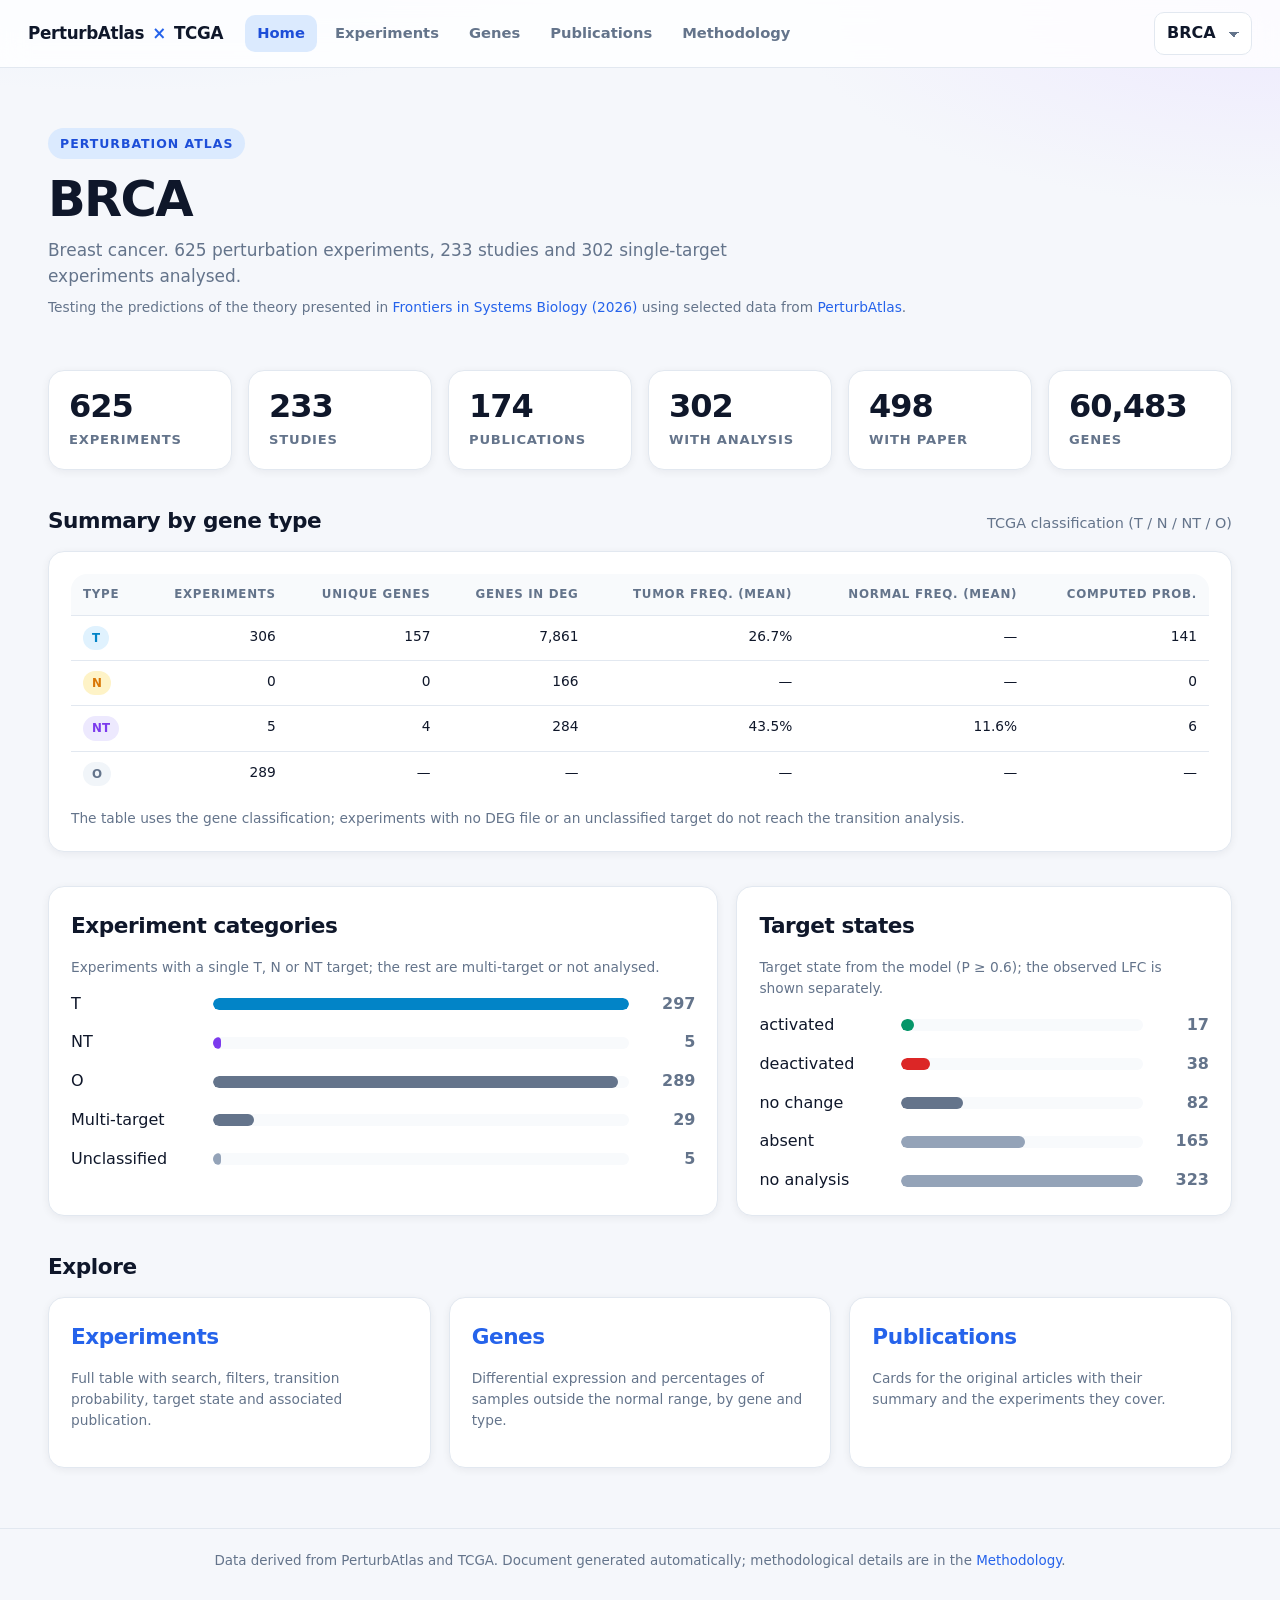
<file: index.html>
<!doctype html>
<html lang="en">
<head>
  <meta charset="utf-8">
  <meta name="viewport" content="width=device-width, initial-scale=1">
  <title>PerturbAtlas × TCGA</title>
  <meta name="description" content="Explorer of PerturbAtlas gene-perturbation experiments integrated with the TCGA tumour classification.">
  <link rel="stylesheet" href="assets/style.css">
  <link rel="icon" href="assets/favicon.svg" type="image/svg+xml">
</head>
<body data-page="home">
  <header class="topbar">
    <a class="brand" href="index.html">PerturbAtlas<span>×</span>TCGA</a>
    <nav class="nav">
      <a href="index.html" data-nav="home">Home</a>
      <a href="experiments.html" data-nav="experiments">Experiments</a>
      <a href="genes.html" data-nav="genes">Genes</a>
      <a href="papers.html" data-nav="papers">Publications</a>
      <a href="methodology.html" data-nav="methodology">Methodology</a>
    </nav>
    <div class="spacer"></div>
    <select class="select" id="cancer-select" aria-label="Select cancer"></select>
    <select class="select" id="lang-select" aria-label="Select language">
      <option value="en">EN</option>
      <option value="es">ES</option>
    </select>
  </header>

  <main>
    <section class="hero">
      <span class="eyebrow">Perturbation atlas</span>
      <h1 id="hero-title">Loading…</h1>
      <p class="lead" id="hero-lead">Explorer of PerturbAtlas gene-perturbation experiments integrated with the TCGA tumour classification.</p>
      <p class="note" style="margin-top:8px">Testing the predictions of the theory presented in <a href="https://doi.org/10.3389/fsysb.2026.1861211" target="_blank" rel="noopener">Frontiers in Systems Biology (2026)</a> using selected data from <a href="https://perturbatlas.kratoss.site/" target="_blank" rel="noopener">PerturbAtlas</a>.</p>
    </section>

    <section class="kpis" id="kpis" aria-live="polite"></section>

    <section class="section">
      <div class="section-head">
        <h2>Summary by gene type</h2>
        <span class="hint">TCGA classification (T / N / NT / O)</span>
      </div>
      <div class="card" id="type-summary"></div>
    </section>

    <div class="grid-2 section">
      <div class="card">
        <h2>Experiment categories</h2>
        <p class="note">Experiments with a single T, N or NT target; the rest are multi-target or not analysed.</p>
        <div class="bars" id="bars-categories"></div>
      </div>
      <div class="card">
        <h2>Target states</h2>
        <p class="note">Target state from the model (P ≥ 0.6); the observed LFC is shown separately.</p>
        <div class="bars" id="bars-states"></div>
      </div>
    </div>

    <section class="section">
      <div class="section-head"><h2>Explore</h2></div>
      <div class="grid-3">
        <a class="card" href="experiments.html">
          <h2>Experiments</h2>
          <p class="note">Full table with search, filters, transition probability, target state and associated publication.</p>
        </a>
        <a class="card" href="genes.html">
          <h2>Genes</h2>
          <p class="note">Differential expression and percentages of samples outside the normal range, by gene and type.</p>
        </a>
        <a class="card" href="papers.html">
          <h2>Publications</h2>
          <p class="note">Cards for the original articles with their summary and the experiments they cover.</p>
        </a>
      </div>
    </section>
  </main>

  <footer>
    Data derived from PerturbAtlas and TCGA. Document generated automatically;
    methodological details are in the <a href="methodology.html">Methodology</a>.
  </footer>

  <script src="assets/app.js"></script>
</body>
</html>
</file>
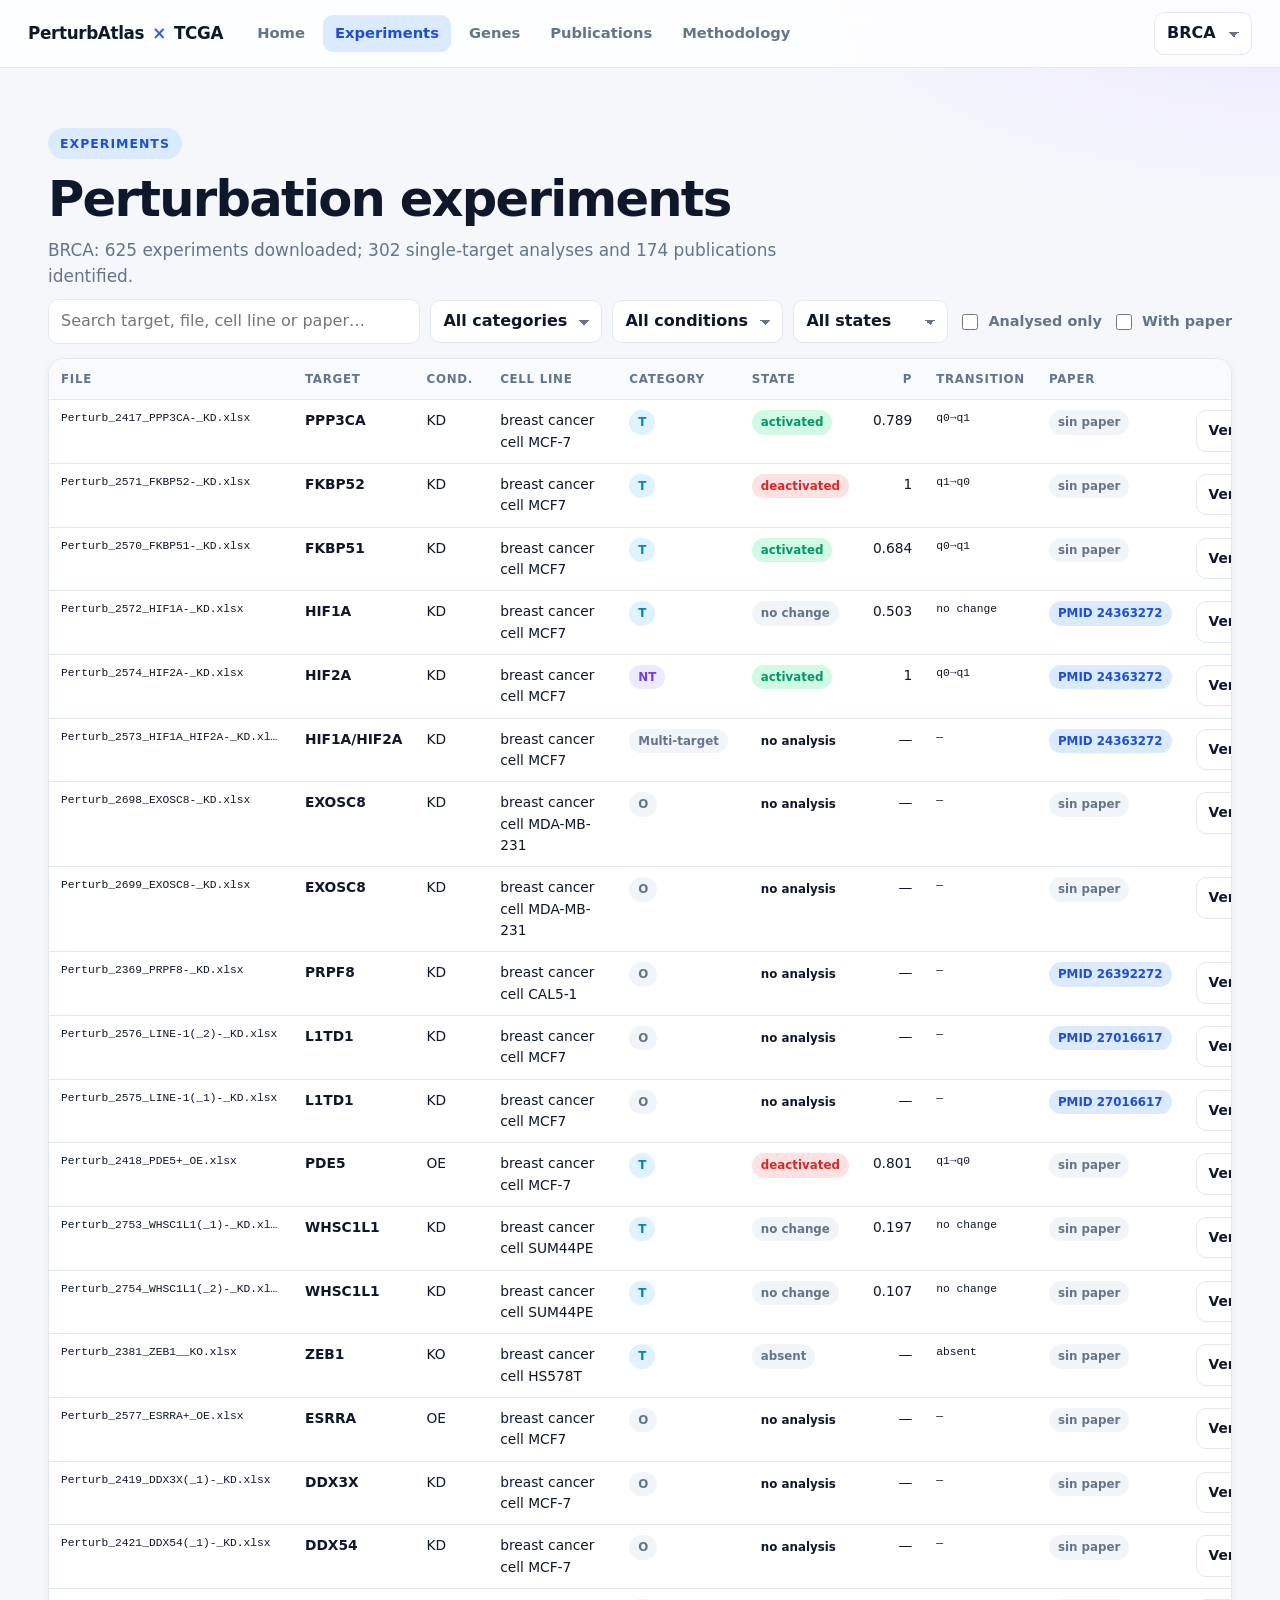
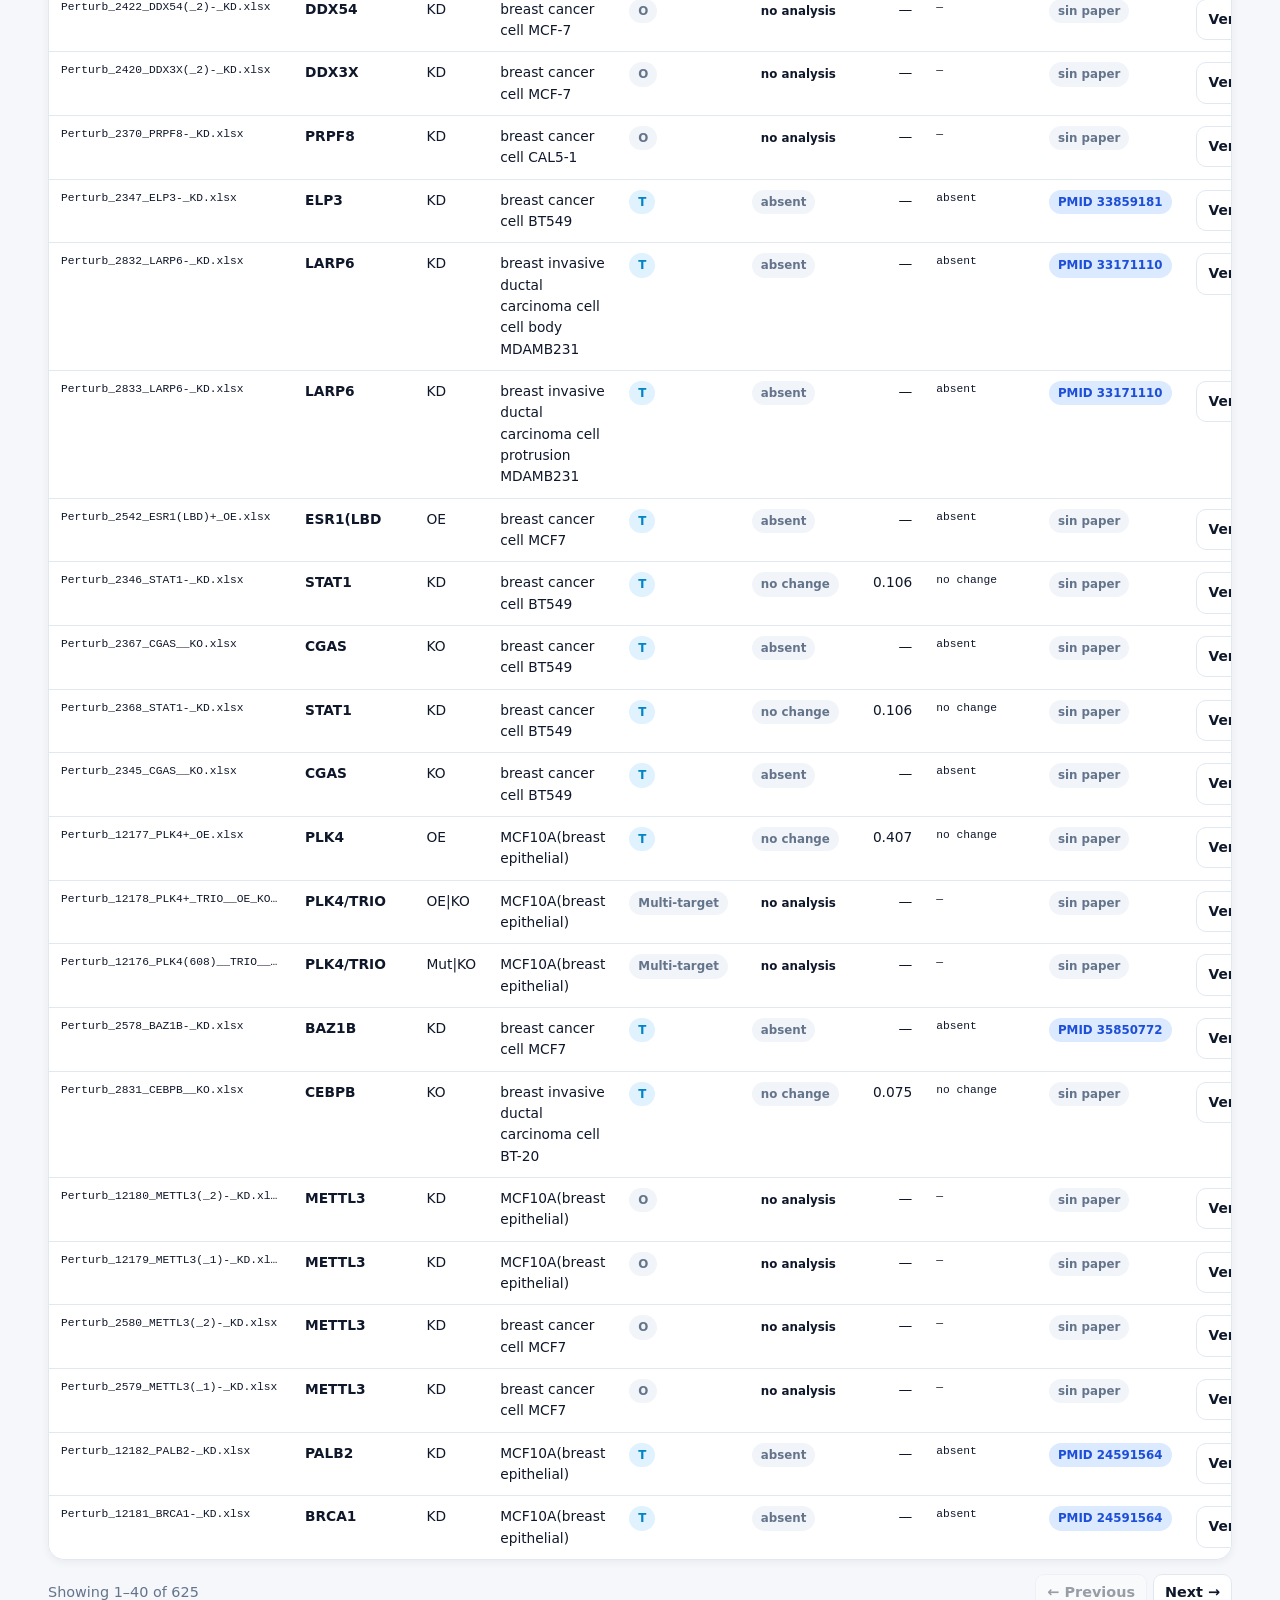
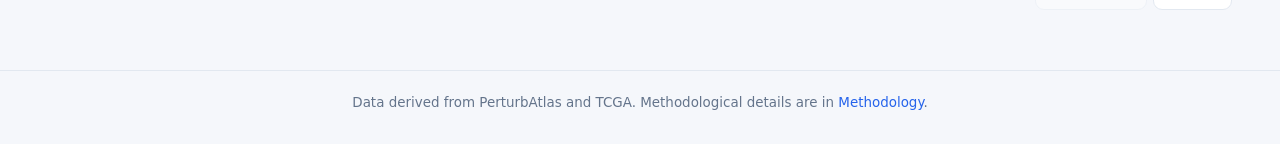
<file: experiments.html>
<!doctype html>
<html lang="en">
<head>
  <meta charset="utf-8">
  <meta name="viewport" content="width=device-width, initial-scale=1">
  <title>Experiments · PerturbAtlas × TCGA</title>
  <link rel="stylesheet" href="assets/style.css">
  <link rel="icon" href="assets/favicon.svg" type="image/svg+xml">
</head>
<body data-page="experiments">
  <header class="topbar">
    <a class="brand" href="index.html">PerturbAtlas<span>×</span>TCGA</a>
    <nav class="nav">
      <a href="index.html" data-nav="home">Home</a>
      <a href="experiments.html" data-nav="experiments">Experiments</a>
      <a href="genes.html" data-nav="genes">Genes</a>
      <a href="papers.html" data-nav="papers">Publications</a>
      <a href="methodology.html" data-nav="methodology">Methodology</a>
    </nav>
    <div class="spacer"></div>
    <select class="select" id="cancer-select" aria-label="Select cancer"></select>
    <select class="select" id="lang-select" aria-label="Select language">
      <option value="en">EN</option>
      <option value="es">ES</option>
    </select>
  </header>

  <main>
    <section class="hero">
      <span class="eyebrow">Experiments</span>
      <h1>Perturbation experiments</h1>
      <p class="lead" id="experiments-lead">Each row is a PerturbAtlas experiment with its target, classification and transition analysis.</p>
    </section>

    <div class="toolbar">
      <input id="search" class="input" type="search" placeholder="Search target, file, cell line or paper…" aria-label="Buscar">
      <select id="filter-category" class="select" aria-label="Category"></select>
      <select id="filter-condition" class="select" aria-label="Condition"></select>
      <select id="filter-state" class="select" aria-label="State"></select>
      <label class="check"><input type="checkbox" id="only-analyzed"> Analysed only</label>
      <label class="check"><input type="checkbox" id="only-paper"> With paper</label>
    </div>

    <div class="table-wrap">
      <table>
        <thead>
          <tr>
            <th>File</th>
            <th>Target</th>
            <th>Cond.</th>
            <th>Cell line</th>
            <th>Category</th>
            <th>State</th>
            <th class="num">P</th>
            <th>Transition</th>
            <th>Paper</th>
            <th></th>
          </tr>
        </thead>
        <tbody id="rows"></tbody>
      </table>
    </div>

    <div class="pager">
      <span id="page-info"></span>
      <span class="buttons">
        <button id="prev" type="button">← Previous</button>
        <button id="next" type="button">Next →</button>
      </span>
    </div>
  </main>

  <footer>
    Data derived from PerturbAtlas and TCGA. Methodological details are in
    <a href="methodology.html">Methodology</a>.
  </footer>

  <dialog id="detail">
    <div class="dialog-head">
      <div>
        <h3 id="detail-title">Experimento</h3>
        <div class="meta" id="detail-subtitle"></div>
      </div>
      <button class="icon-btn" id="detail-close" type="button" aria-label="Cerrar">✕</button>
    </div>
    <div class="dialog-body" id="detail-body"></div>
  </dialog>

  <script src="assets/app.js"></script>
</body>
</html>
</file>
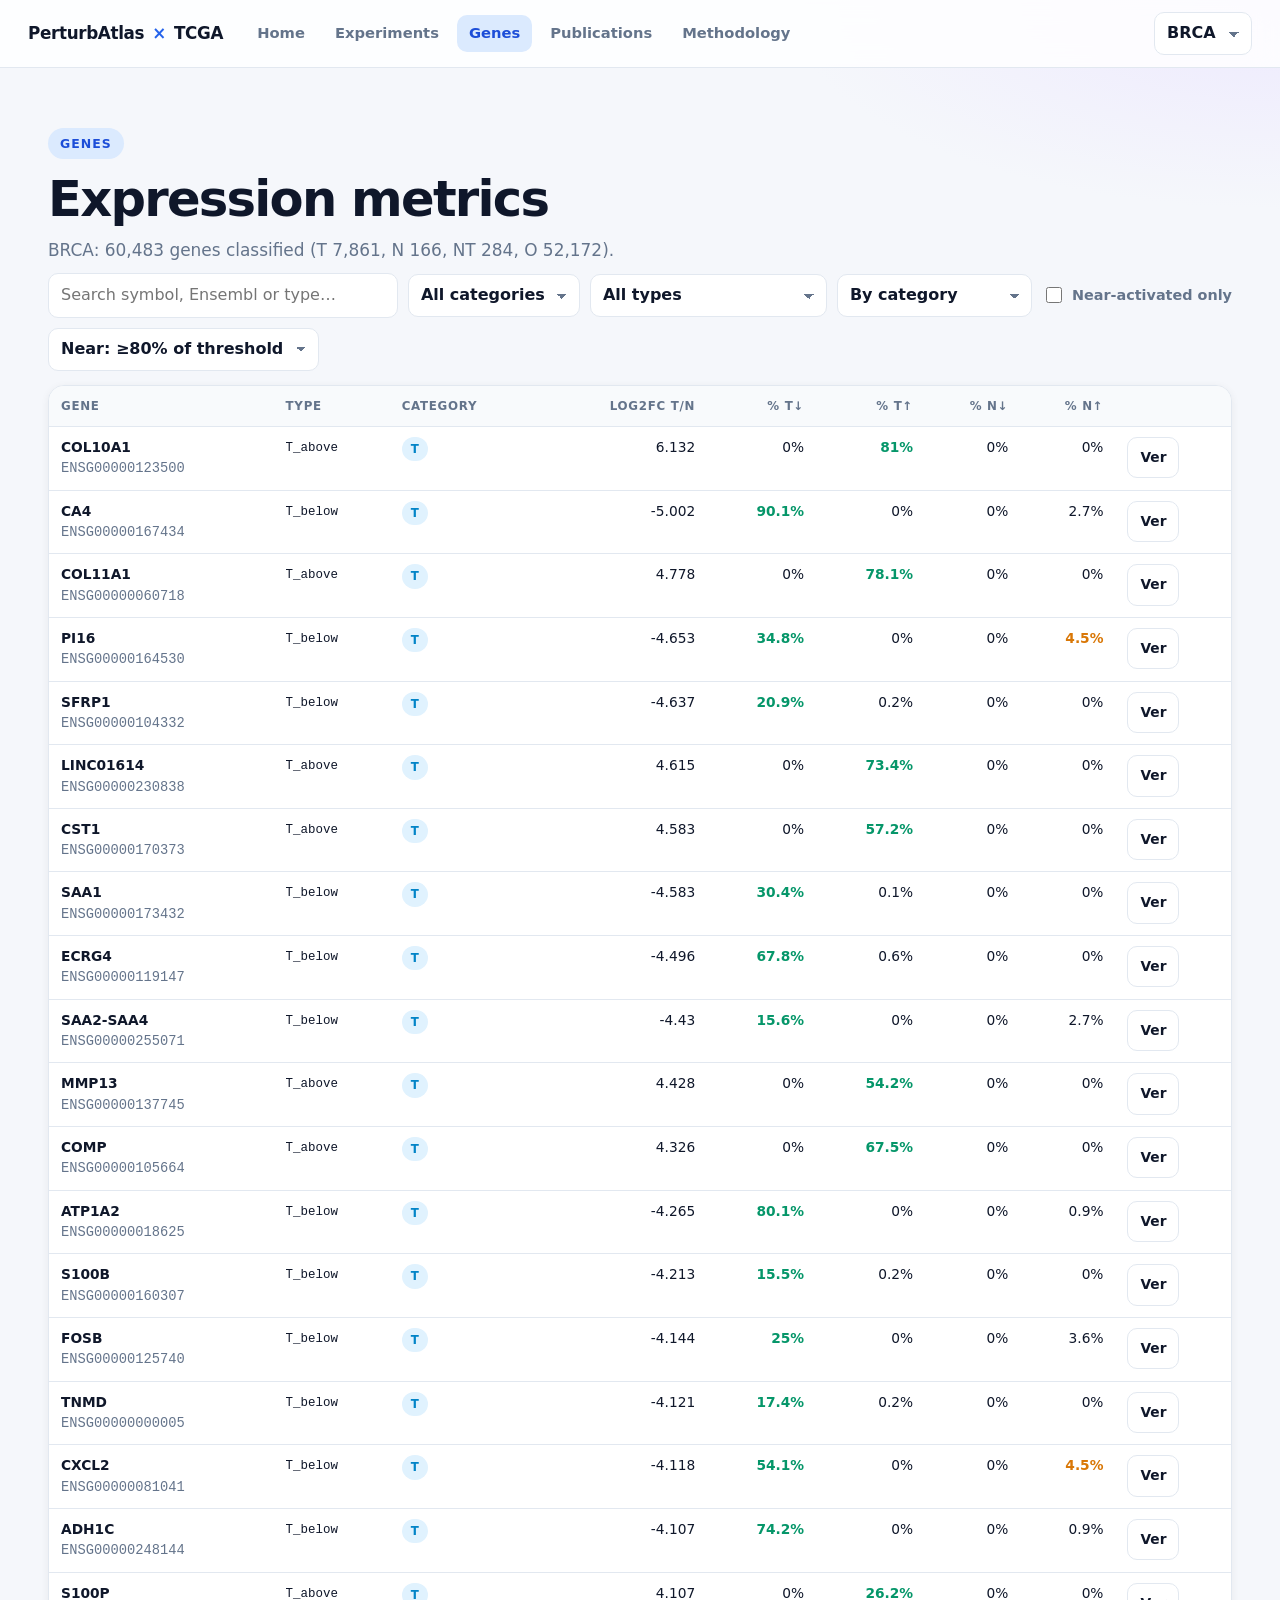
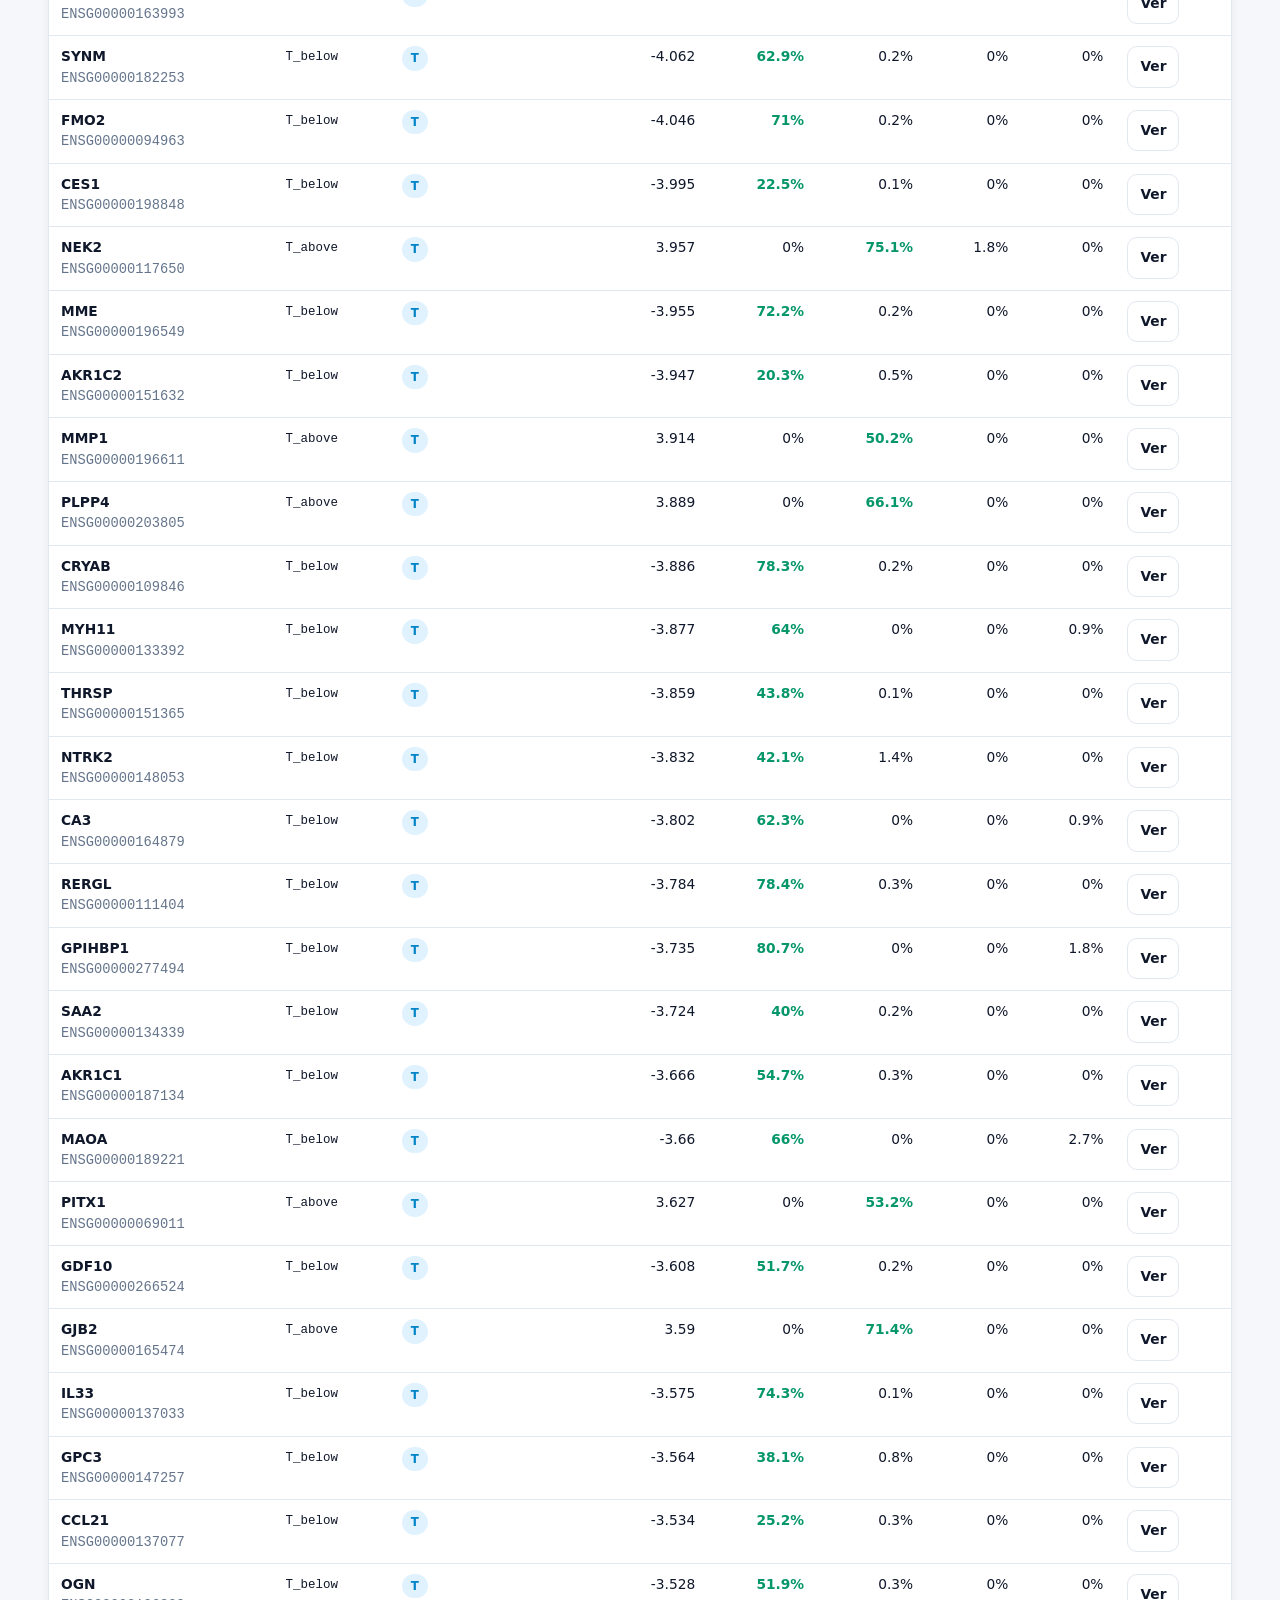
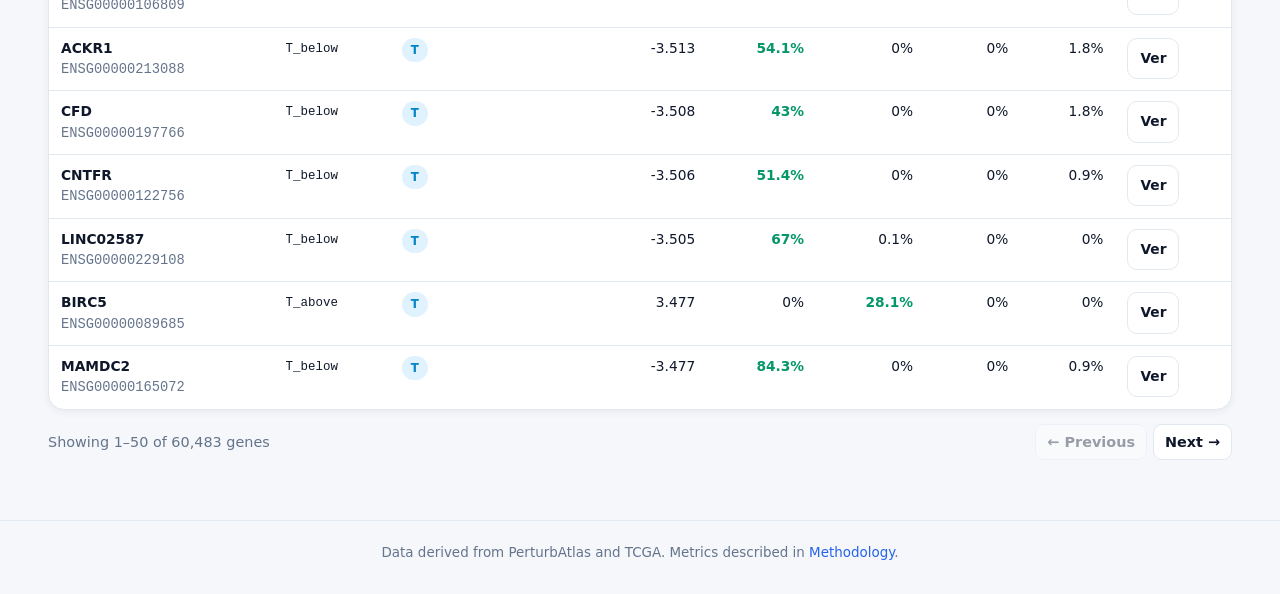
<file: genes.html>
<!doctype html>
<html lang="en">
<head>
  <meta charset="utf-8">
  <meta name="viewport" content="width=device-width, initial-scale=1">
  <title>Genes · PerturbAtlas × TCGA</title>
  <link rel="stylesheet" href="assets/style.css">
  <link rel="icon" href="assets/favicon.svg" type="image/svg+xml">
</head>
<body data-page="genes">
  <header class="topbar">
    <a class="brand" href="index.html">PerturbAtlas<span>×</span>TCGA</a>
    <nav class="nav">
      <a href="index.html" data-nav="home">Home</a>
      <a href="experiments.html" data-nav="experiments">Experiments</a>
      <a href="genes.html" data-nav="genes">Genes</a>
      <a href="papers.html" data-nav="papers">Publications</a>
      <a href="methodology.html" data-nav="methodology">Methodology</a>
    </nav>
    <div class="spacer"></div>
    <select class="select" id="cancer-select" aria-label="Select cancer"></select>
    <select class="select" id="lang-select" aria-label="Select language">
      <option value="en">EN</option>
      <option value="es">ES</option>
    </select>
  </header>

  <main>
    <section class="hero">
      <span class="eyebrow">Genes</span>
      <h1>Expression metrics</h1>
      <p class="lead" id="genes-lead">Differential expression and percentages of samples outside the normal range, by gene and type.</p>
    </section>

    <div class="toolbar">
      <input id="gene-search" class="input" type="search" placeholder="Search symbol, Ensembl or type…" aria-label="Buscar gen">
      <select id="gene-category" class="select" aria-label="Category"></select>
      <select id="gene-type" class="select" aria-label="Type"></select>
      <select id="gene-sort" class="select" aria-label="Orden">
        <option value="category">By category</option>
        <option value="absfc">|log2FC| highest</option>
        <option value="fcdesc">log2FC highest</option>
        <option value="fcasc">log2FC lowest</option>
        <option value="symbol">Symbol</option>
      </select>
      <label class="check"><input type="checkbox" id="gene-near"> Near-activated only</label>
      <select id="gene-margin" class="select" aria-label="Margen de casi activado">
        <option value="0.8">Near: ≥80% of threshold</option>
        <option value="0.9">Near: ≥90% of threshold</option>
        <option value="0.95">Near: ≥95% of threshold</option>
      </select>
    </div>

    <div class="table-wrap">
      <table>
        <thead>
          <tr>
            <th>Gene</th>
            <th>Type</th>
            <th>Category</th>
            <th class="num">log2FC T/N</th>
            <th class="num">% T↓</th>
            <th class="num">% T↑</th>
            <th class="num">% N↓</th>
            <th class="num">% N↑</th>
            <th></th>
          </tr>
        </thead>
        <tbody id="gene-rows"></tbody>
      </table>
    </div>

    <div class="pager">
      <span id="gene-page-info"></span>
      <span class="buttons">
        <button id="gene-prev" type="button">← Previous</button>
        <button id="gene-next" type="button">Next →</button>
      </span>
    </div>
  </main>

  <footer>
    Data derived from PerturbAtlas and TCGA. Metrics described in
    <a href="methodology.html">Methodology</a>.
  </footer>

  <dialog id="gene-detail">
    <div class="dialog-head">
      <div>
        <h3 id="gene-detail-title">Gene</h3>
        <div class="meta" id="gene-detail-subtitle"></div>
      </div>
      <button class="icon-btn" id="gene-detail-close" type="button" aria-label="Cerrar">✕</button>
    </div>
    <div class="dialog-body" id="gene-detail-body"></div>
  </dialog>

  <script src="assets/app.js"></script>
</body>
</html>
</file>
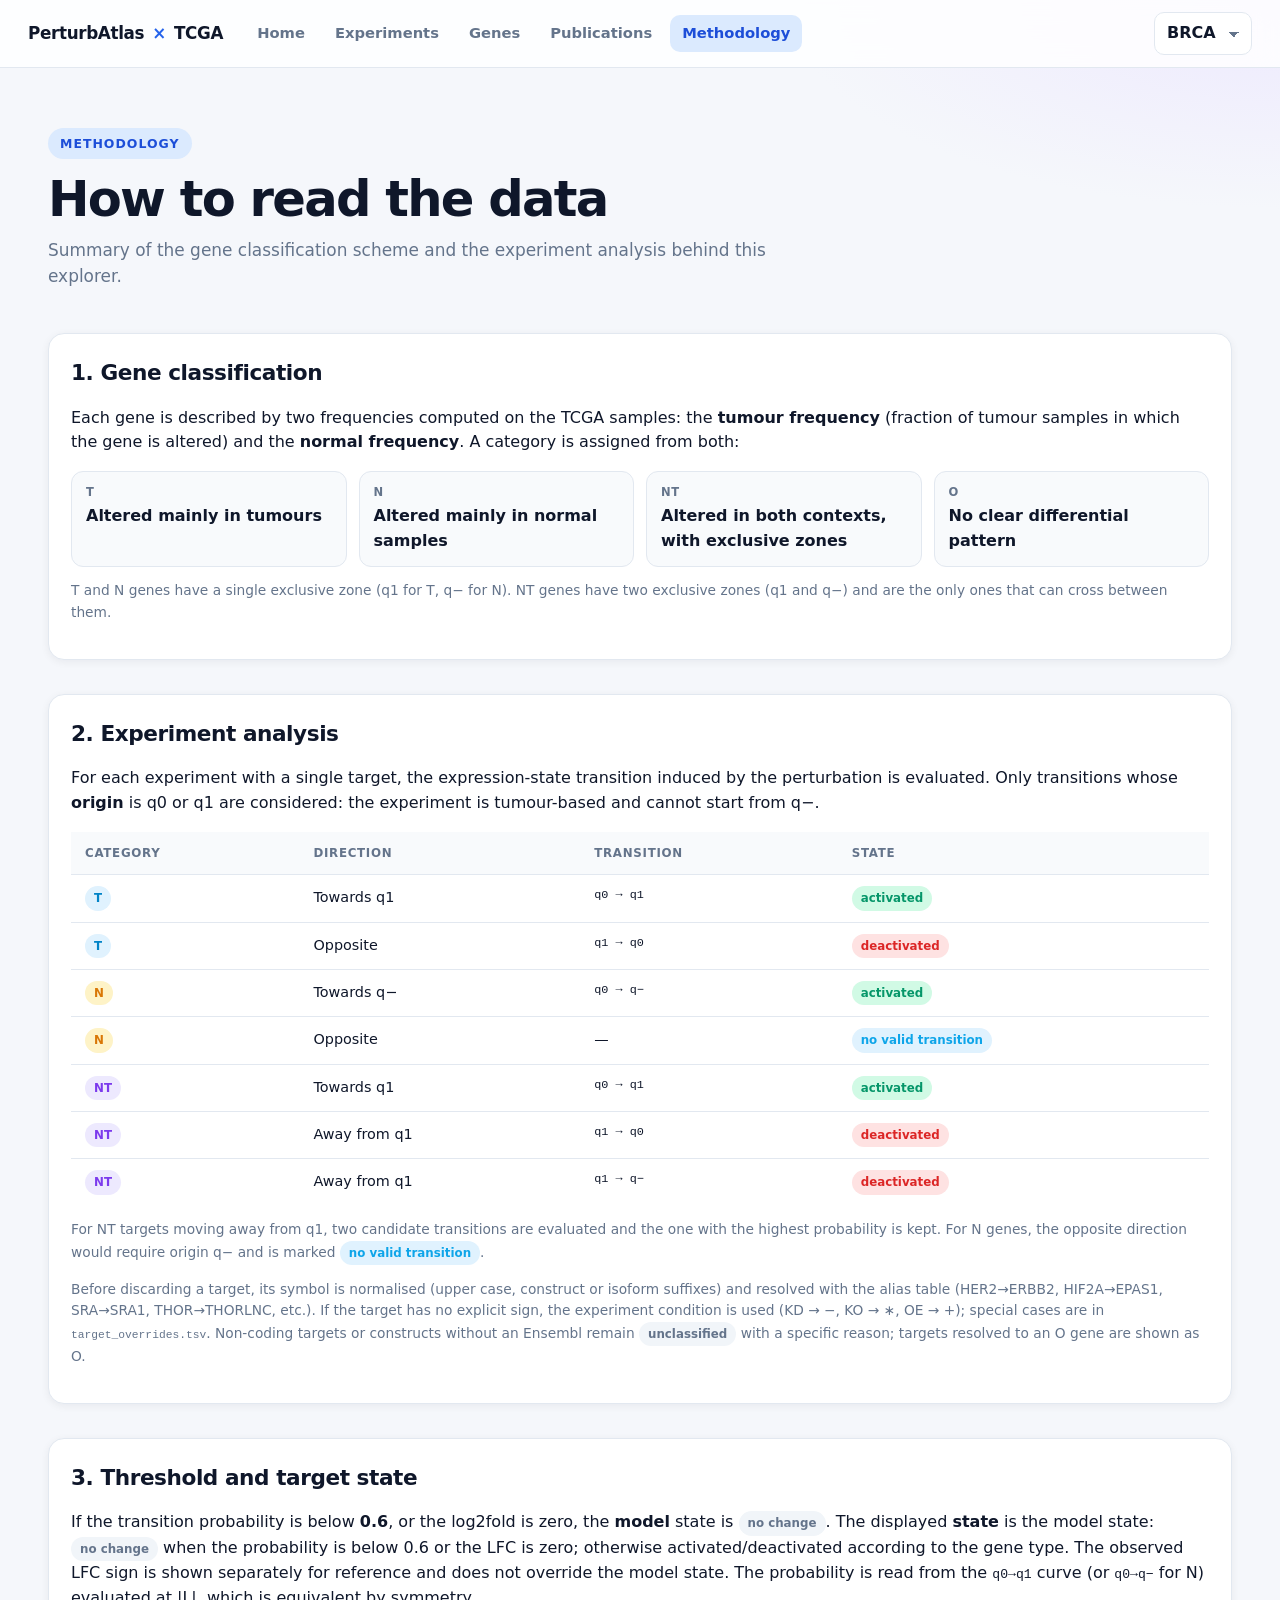
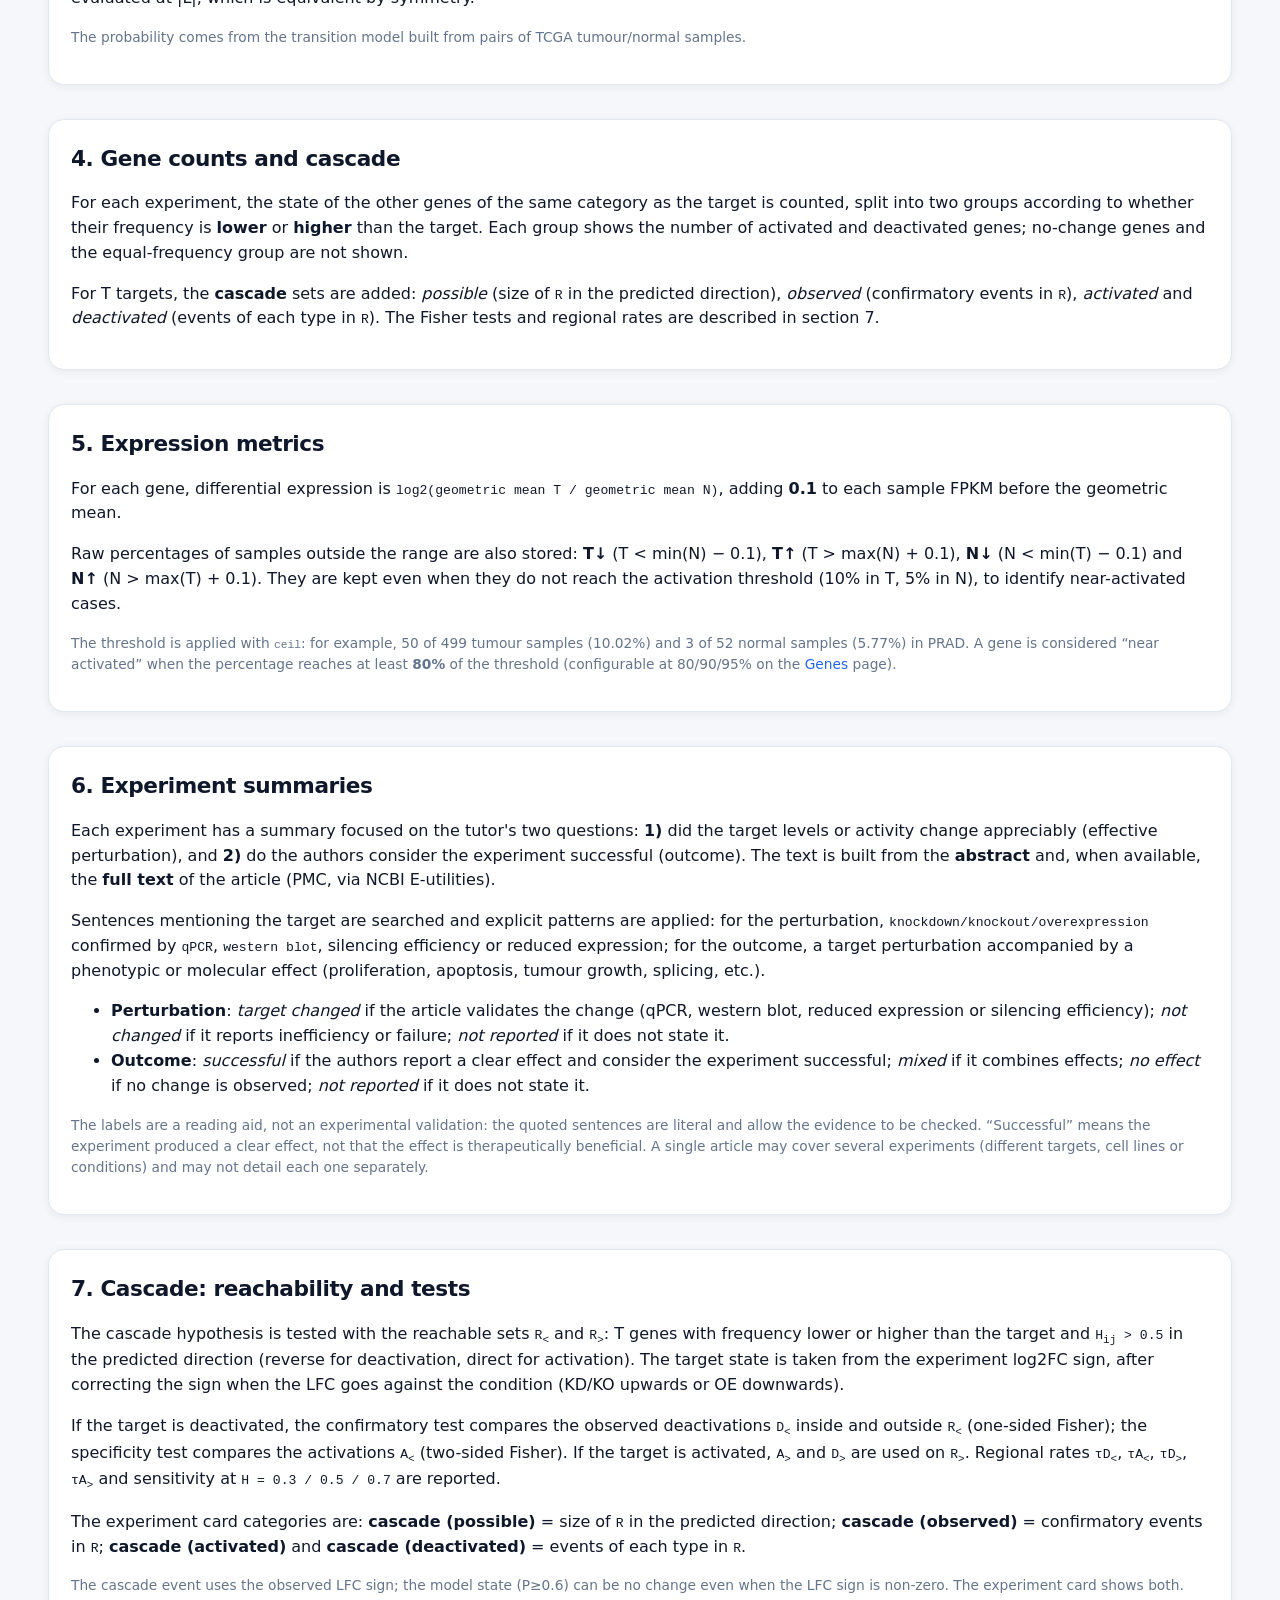
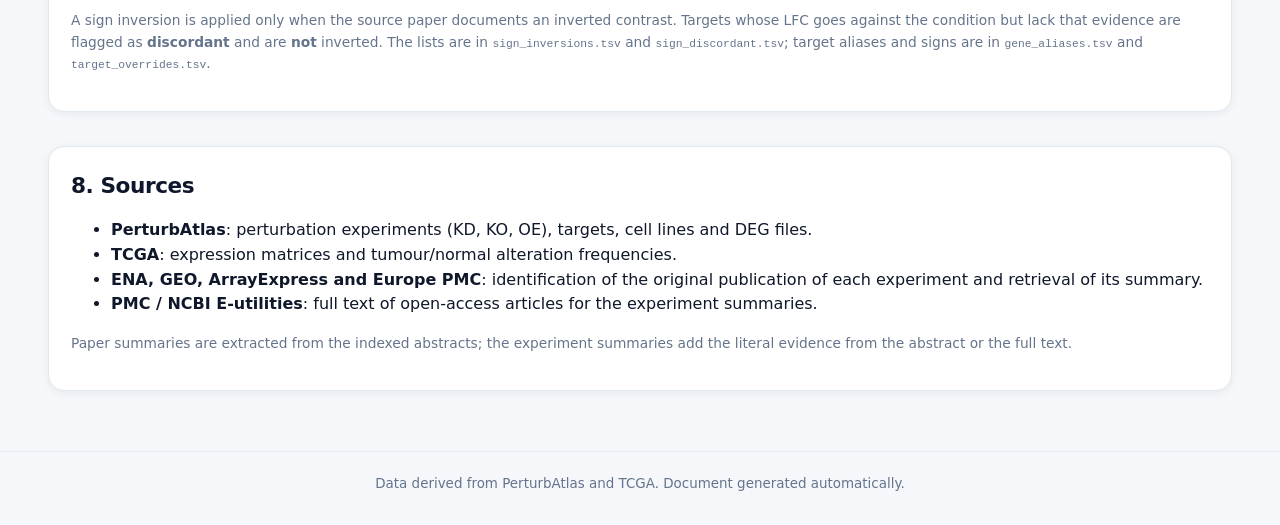
<file: methodology.html>
<!doctype html>
<html lang="en">
<head>
  <meta charset="utf-8">
  <meta name="viewport" content="width=device-width, initial-scale=1">
  <title>Methodology · PerturbAtlas × TCGA</title>
  <link rel="stylesheet" href="assets/style.css">
  <link rel="icon" href="assets/favicon.svg" type="image/svg+xml">
</head>
<body data-page="methodology">
  <header class="topbar">
    <a class="brand" href="index.html">PerturbAtlas<span>×</span>TCGA</a>
    <nav class="nav">
      <a href="index.html" data-nav="home">Home</a>
      <a href="experiments.html" data-nav="experiments">Experiments</a>
      <a href="genes.html" data-nav="genes">Genes</a>
      <a href="papers.html" data-nav="papers">Publications</a>
      <a href="methodology.html" data-nav="methodology">Methodology</a>
    </nav>
    <div class="spacer"></div>
    <select class="select" id="cancer-select" aria-label="Select cancer"></select>
    <select class="select" id="lang-select" aria-label="Select language">
      <option value="en">EN</option>
      <option value="es">ES</option>
    </select>
  </header>

  <main>
    <section class="hero">
      <span class="eyebrow">Methodology</span>
      <h1>How to read the data</h1>
      <p class="lead">Summary of the gene classification scheme and the experiment analysis behind this explorer.</p>
    </section>

    <div data-lang-block="en">
    <section class="section card">
      <h2>1. Gene classification</h2>
      <p>Each gene is described by two frequencies computed on the TCGA samples: the
      <strong>tumour frequency</strong> (fraction of tumour samples in which the gene is
      altered) and the <strong>normal frequency</strong>. A category is assigned from both:</p>
      <div class="grid-4">
        <div class="detail"><div class="k">T</div><div class="v">Altered mainly in tumours</div></div>
        <div class="detail"><div class="k">N</div><div class="v">Altered mainly in normal samples</div></div>
        <div class="detail"><div class="k">NT</div><div class="v">Altered in both contexts, with exclusive zones</div></div>
        <div class="detail"><div class="k">O</div><div class="v">No clear differential pattern</div></div>
      </div>
      <p class="note">T and N genes have a single exclusive zone (q1 for T, q− for N). NT genes have two exclusive zones (q1 and q−) and are the only ones that can cross between them.</p>
    </section>

    <section class="section card">
      <h2>2. Experiment analysis</h2>
      <p>For each experiment with a single target, the expression-state transition induced by the perturbation is evaluated. Only transitions whose <strong>origin</strong> is q0 or q1 are considered: the experiment is tumour-based and cannot start from q−.</p>
      <table>
        <thead><tr><th>Category</th><th>Direction</th><th>Transition</th><th>State</th></tr></thead>
        <tbody>
          <tr><td><span class="badge T">T</span></td><td>Towards q1</td><td class="mono">q0 → q1</td><td><span class="badge activado">activated</span></td></tr>
          <tr><td><span class="badge T">T</span></td><td>Opposite</td><td class="mono">q1 → q0</td><td><span class="badge desactivado">deactivated</span></td></tr>
          <tr><td><span class="badge N">N</span></td><td>Towards q−</td><td class="mono">q0 → q−</td><td><span class="badge activado">activated</span></td></tr>
          <tr><td><span class="badge N">N</span></td><td>Opposite</td><td>—</td><td><span class="badge sin_transicion_valida">no valid transition</span></td></tr>
          <tr><td><span class="badge NT">NT</span></td><td>Towards q1</td><td class="mono">q0 → q1</td><td><span class="badge activado">activated</span></td></tr>
          <tr><td><span class="badge NT">NT</span></td><td>Away from q1</td><td class="mono">q1 → q0</td><td><span class="badge desactivado">deactivated</span></td></tr>
          <tr><td><span class="badge NT">NT</span></td><td>Away from q1</td><td class="mono">q1 → q−</td><td><span class="badge desactivado">deactivated</span></td></tr>
        </tbody>
      </table>
      <p class="note">For NT targets moving away from q1, two candidate transitions are evaluated and the one with the highest probability is kept. For N genes, the opposite direction would require origin q− and is marked <span class="badge sin_transicion_valida">no valid transition</span>.</p>
      <p class="note">Before discarding a target, its symbol is normalised (upper case, construct or isoform suffixes) and resolved with the alias table (HER2→ERBB2, HIF2A→EPAS1, SRA→SRA1, THOR→THORLNC, etc.). If the target has no explicit sign, the experiment condition is used (KD → −, KO → ∗, OE → +); special cases are in <span class="mono">target_overrides.tsv</span>. Non-coding targets or constructs without an Ensembl remain <span class="badge muted">unclassified</span> with a specific reason; targets resolved to an O gene are shown as O.</p>
    </section>

    <section class="section card">
      <h2>3. Threshold and target state</h2>
      <p>If the transition probability is below <strong>0.6</strong>, or the log2fold is zero, the <strong>model</strong> state is <span class="badge sin_cambio">no change</span>. The displayed <strong>state</strong> is the model state: <span class="badge sin_cambio">no change</span> when the probability is below 0.6 or the LFC is zero; otherwise activated/deactivated according to the gene type. The observed LFC sign is shown separately for reference and does not override the model state. The probability is read from the <span class="mono">q0→q1</span> curve (or <span class="mono">q0→q−</span> for N) evaluated at |L|, which is equivalent by symmetry.</p>
      <p class="note">The probability comes from the transition model built from pairs of TCGA tumour/normal samples.</p>
    </section>

    <section class="section card">
      <h2>4. Gene counts and cascade</h2>
      <p>For each experiment, the state of the other genes of the same category as the target is counted, split into two groups according to whether their frequency is <strong>lower</strong> or <strong>higher</strong> than the target. Each group shows the number of activated and deactivated genes; no-change genes and the equal-frequency group are not shown.</p>
      <p>For T targets, the <strong>cascade</strong> sets are added: <em>possible</em> (size of <span class="mono">R</span> in the predicted direction), <em>observed</em> (confirmatory events in <span class="mono">R</span>), <em>activated</em> and <em>deactivated</em> (events of each type in <span class="mono">R</span>). The Fisher tests and regional rates are described in section 7.</p>
    </section>

    <section class="section card">
      <h2>5. Expression metrics</h2>
      <p>For each gene, differential expression is <span class="mono">log2(geometric mean T / geometric mean N)</span>, adding <strong>0.1</strong> to each sample FPKM before the geometric mean.</p>
      <p>Raw percentages of samples outside the range are also stored:
      <strong>T↓</strong> (T &lt; min(N) − 0.1), <strong>T↑</strong> (T &gt; max(N) + 0.1),
      <strong>N↓</strong> (N &lt; min(T) − 0.1) and <strong>N↑</strong> (N &gt; max(T) + 0.1).
      They are kept even when they do not reach the activation threshold (10% in T, 5% in N), to identify near-activated cases.</p>
      <p class="note">The threshold is applied with <span class="mono">ceil</span>: for example, 50 of 499 tumour samples (10.02%) and 3 of 52 normal samples (5.77%) in PRAD. A gene is considered “near activated” when the percentage reaches at least <strong>80%</strong> of the threshold (configurable at 80/90/95% on the <a href="genes.html">Genes</a> page).</p>
    </section>

    <section class="section card">
      <h2>6. Experiment summaries</h2>
      <p>Each experiment has a summary focused on the tutor's two questions:
      <strong>1)</strong> did the target levels or activity change appreciably (effective
      perturbation), and <strong>2)</strong> do the authors consider the experiment
      successful (outcome). The text is built from the <strong>abstract</strong> and,
      when available, the <strong>full text</strong> of the article (PMC, via NCBI
      E-utilities).</p>
      <p>Sentences mentioning the target are searched and explicit patterns are applied:
      for the perturbation, <span class="mono">knockdown/knockout/overexpression</span>
      confirmed by <span class="mono">qPCR</span>, <span class="mono">western blot</span>,
      silencing efficiency or reduced expression; for the outcome, a target perturbation
      accompanied by a phenotypic or molecular effect (proliferation, apoptosis, tumour
      growth, splicing, etc.).</p>
      <ul>
        <li><strong>Perturbation</strong>: <em>target changed</em> if the article
        validates the change (qPCR, western blot, reduced expression or silencing
        efficiency); <em>not changed</em> if it reports inefficiency or failure;
        <em>not reported</em> if it does not state it.</li>
        <li><strong>Outcome</strong>: <em>successful</em> if the authors report a clear
        effect and consider the experiment successful; <em>mixed</em> if it combines
        effects; <em>no effect</em> if no change is observed; <em>not reported</em> if
        it does not state it.</li>
      </ul>
      <p class="note">The labels are a reading aid, not an experimental validation: the
      quoted sentences are literal and allow the evidence to be checked. “Successful”
      means the experiment produced a clear effect, not that the effect is
      therapeutically beneficial. A single article may cover several experiments
      (different targets, cell lines or conditions) and may not detail each one
      separately.</p>
    </section>

    <section class="section card">
      <h2>7. Cascade: reachability and tests</h2>
      <p>The cascade hypothesis is tested with the reachable sets
      <span class="mono">R<sub>&lt;</sub></span> and <span class="mono">R<sub>&gt;</sub></span>:
      T genes with frequency lower or higher than the target and
      <span class="mono">H<sub>ij</sub> &gt; 0.5</span> in the predicted direction
      (reverse for deactivation, direct for activation). The target state is taken from
      the experiment log2FC sign, after correcting the sign when the LFC goes against
      the condition (KD/KO upwards or OE downwards).</p>
      <p>If the target is deactivated, the confirmatory test compares the observed
      deactivations <span class="mono">D<sub>&lt;</sub></span> inside and outside
      <span class="mono">R<sub>&lt;</sub></span> (one-sided Fisher); the specificity test
      compares the activations <span class="mono">A<sub>&lt;</sub></span> (two-sided
      Fisher). If the target is activated, <span class="mono">A<sub>&gt;</sub></span> and
      <span class="mono">D<sub>&gt;</sub></span> are used on
      <span class="mono">R<sub>&gt;</sub></span>. Regional rates
      <span class="mono">τD<sub>&lt;</sub></span>,
      <span class="mono">τA<sub>&lt;</sub></span>,
      <span class="mono">τD<sub>&gt;</sub></span>,
      <span class="mono">τA<sub>&gt;</sub></span> and sensitivity at
      <span class="mono">H = 0.3 / 0.5 / 0.7</span> are reported.</p>
      <p>The experiment card categories are: <strong>cascade (possible)</strong> = size of
      <span class="mono">R</span> in the predicted direction; <strong>cascade
      (observed)</strong> = confirmatory events in <span class="mono">R</span>;
      <strong>cascade (activated)</strong> and <strong>cascade (deactivated)</strong> =
      events of each type in <span class="mono">R</span>.</p>
      <p class="note">The cascade event uses the observed LFC sign; the model state
      (P≥0.6) can be no change even when the LFC sign is non-zero. The experiment
      card shows both.</p>
      <p class="note">A sign inversion is applied only when the source paper documents an inverted
      contrast. Targets whose LFC goes against the condition but lack that evidence
      are flagged as <strong>discordant</strong> and are <strong>not</strong> inverted.
      The lists are in <span class="mono">sign_inversions.tsv</span> and
      <span class="mono">sign_discordant.tsv</span>; target aliases and signs are in
      <span class="mono">gene_aliases.tsv</span> and
      <span class="mono">target_overrides.tsv</span>.</p>
    </section>

    <section class="section card">
      <h2>8. Sources</h2>
      <ul>
        <li><strong>PerturbAtlas</strong>: perturbation experiments (KD, KO, OE), targets, cell lines and DEG files.</li>
        <li><strong>TCGA</strong>: expression matrices and tumour/normal alteration frequencies.</li>
        <li><strong>ENA, GEO, ArrayExpress and Europe PMC</strong>: identification of the original publication of each experiment and retrieval of its summary.</li>
        <li><strong>PMC / NCBI E-utilities</strong>: full text of open-access articles for the experiment summaries.</li>
      </ul>
      <p class="note">Paper summaries are extracted from the indexed abstracts; the experiment summaries add the literal evidence from the abstract or the full text.</p>
    </section>
    </div>

    <div data-lang-block="es" hidden>
    <section class="section card">
      <h2>1. Clasificación de genes</h2>
      <p>Cada gen se describe con dos frecuencias calculadas sobre las muestras de TCGA: la <strong>frecuencia tumoral</strong> (proporción de muestras tumorales en las que el gen está alterado) y la <strong>frecuencia normal</strong>. A partir de ambas se asigna una categoría:</p>
      <div class="grid-4">
        <div class="detail"><div class="k">T</div><div class="v">Alterado principalmente en tumores</div></div>
        <div class="detail"><div class="k">N</div><div class="v">Alterado principalmente en muestras normales</div></div>
        <div class="detail"><div class="k">NT</div><div class="v">Alterado en ambos contextos, con zonas exclusivas</div></div>
        <div class="detail"><div class="k">O</div><div class="v">Sin patrón diferencial claro</div></div>
      </div>
      <p class="note">Los genes T y N tienen una única zona exclusiva (q1 para T, q− para N). Los genes NT tienen dos zonas exclusivas (q1 y q−) y son los únicos que pueden cruzar entre ellas.</p>
    </section>

    <section class="section card">
      <h2>2. Análisis del experimento</h2>
      <p>Para cada experimento con una única diana se evalúa la transición de estado de expresión inducida por la perturbación. Solo se consideran transiciones cuyo <strong>origen</strong> es q0 o q1: el experimento es tumoral y no puede partir de q−.</p>
      <table>
        <thead><tr><th>Categoría</th><th>Dirección</th><th>Transición</th><th>Estado</th></tr></thead>
        <tbody>
          <tr><td><span class="badge T">T</span></td><td>Hacia q1</td><td class="mono">q0 → q1</td><td><span class="badge activado">activado</span></td></tr>
          <tr><td><span class="badge T">T</span></td><td>Contraria</td><td class="mono">q1 → q0</td><td><span class="badge desactivado">desactivado</span></td></tr>
          <tr><td><span class="badge N">N</span></td><td>Hacia q−</td><td class="mono">q0 → q−</td><td><span class="badge activado">activado</span></td></tr>
          <tr><td><span class="badge N">N</span></td><td>Contraria</td><td>—</td><td><span class="badge sin_transicion_valida">sin transición válida</span></td></tr>
          <tr><td><span class="badge NT">NT</span></td><td>Hacia q1</td><td class="mono">q0 → q1</td><td><span class="badge activado">activado</span></td></tr>
          <tr><td><span class="badge NT">NT</span></td><td>Alejándose de q1</td><td class="mono">q1 → q0</td><td><span class="badge desactivado">desactivado</span></td></tr>
          <tr><td><span class="badge NT">NT</span></td><td>Alejándose de q1</td><td class="mono">q1 → q−</td><td><span class="badge desactivado">desactivado</span></td></tr>
        </tbody>
      </table>
      <p class="note">En las dianas NT que se alejan de q1 se evalúan dos candidatas y se conserva la de mayor probabilidad. En los genes N, el sentido contrario exigiría origen q− y se marca <span class="badge sin_transicion_valida">sin transición válida</span>.</p>
      <p class="note">Antes de descartar una diana se normaliza el símbolo (mayúsculas, sufijos de constructo o isoforma) y se resuelve con la tabla de alias (HER2→ERBB2, HIF2A→EPAS1, SRA→SRA1, THOR→THORLNC, etc.). Si la diana no lleva signo explícito, se usa la condición del experimento (KD → −, KO → ∗, OE → +); los casos especiales están en <span class="mono">target_overrides.tsv</span>. Las dianas no codificantes o los constructos sin Ensembl quedan como <span class="badge muted">sin clasificar</span> con un motivo específico; las que se resuelven a un gen O se muestran como O.</p>
    </section>

    <section class="section card">
      <h2>3. Umbral y estado de la diana</h2>
      <p>Si la probabilidad de la transición es menor que <strong>0.6</strong>, o el log2fold es cero, el estado del <strong>modelo</strong> es <span class="badge sin_cambio">sin cambio</span>. El <strong>estado</strong> que se muestra es el del modelo: <span class="badge sin_cambio">sin cambio</span> si la probabilidad es menor que 0,6 o el LFC es cero; en caso contrario, activado/desactivado según el tipo del gen. El signo del LFC observado se muestra aparte como referencia y no sustituye al estado del modelo. La probabilidad se lee de la curva <span class="mono">q0→q1</span> (o <span class="mono">q0→q−</span> en N) evaluada en |L|, equivalente por simetría.</p>
      <p class="note">La probabilidad se consulta en el modelo de transición construido a partir de los pares de muestras tumorales/normales de TCGA.</p>
    </section>

    <section class="section card">
      <h2>4. Recuentos de genes y cascada</h2>
      <p>Para cada experimento se cuenta el estado de los demás genes de la misma categoría que la diana, separándolos en dos grupos según su frecuencia sea <strong>menor</strong> o <strong>mayor</strong> que la de la diana. En cada grupo se indica el número de genes activados y desactivados; los genes sin cambio y el grupo de frecuencia igual no se muestran.</p>
      <p>En las dianas T se añaden los conjuntos de <strong>cascada</strong>: <em>posibles</em> (tamaño de <span class="mono">R</span> en la dirección predicha), <em>observados</em> (eventos confirmatorios en <span class="mono">R</span>), <em>activados</em> y <em>desactivados</em> (eventos de cada tipo en <span class="mono">R</span>). Los tests de Fisher y las tasas regionales se describen en la sección 7.</p>
    </section>

    <section class="section card">
      <h2>5. Métricas de expresión</h2>
      <p>Para cada gen se calcula la expresión diferencial como <span class="mono">log2(media geométrica T / media geométrica N)</span>, sumando <strong>0.1</strong> a la FPKM de cada muestra antes de la media geométrica.</p>
      <p>También se guardan los porcentajes brutos de muestras fuera del rango: <strong>T↓</strong> (T &lt; mín(N) − 0,1), <strong>T↑</strong> (T &gt; máx(N) + 0,1), <strong>N↓</strong> (N &lt; mín(T) − 0,1) y <strong>N↑</strong> (N &gt; máx(T) + 0,1). Se guardan aunque no alcancen el umbral de activación (10 % en T, 5 % en N), para identificar los casos “casi activados”.</p>
      <p class="note">El umbral se aplica con <span class="mono">ceil</span>: por ejemplo, 50 de 499 muestras tumorales (10,02 %) y 3 de 52 normales (5,77 %) en PRAD. Se considera “casi activado” cuando el porcentaje alcanza al menos el <strong>80 %</strong> del umbral (configurable al 80/90/95 % en la página <a href="genes.html">Genes</a>).</p>
    </section>

    <section class="section card">
      <h2>6. Resúmenes por experimento</h2>
      <p>Cada experimento tiene un resumen centrado en las dos preguntas del tutor: <strong>1)</strong> si los niveles o la actividad del target cambiaron apreciablemente (perturbación efectiva) y <strong>2)</strong> si los autores consideran el experimento exitoso (resultado). El texto se construye a partir del <strong>abstract</strong> y, cuando está disponible, del <strong>texto completo</strong> del artículo (PMC, vía NCBI E-utilities).</p>
      <p>Se buscan frases que mencionen la diana y se aplican patrones explícitos: para la perturbación, <span class="mono">knockdown/knockout/overexpression</span> confirmado por <span class="mono">qPCR</span>, <span class="mono">western blot</span>, eficiencia de silenciamiento o reducción de la expresión; para el resultado, una perturbación de la diana acompañada de un efecto fenotípico o molecular (proliferación, apoptosis, crecimiento tumoral, splicing, etc.).</p>
      <ul>
        <li><strong>Perturbación</strong>: <em>diana cambiada</em> si el artículo valida el cambio (qPCR, western blot, reducción de la expresión o eficiencia de silenciamiento); <em>sin cambio</em> si reporta ineficiencia o fracaso; <em>no consta</em> si no lo detalla.</li>
        <li><strong>Resultado</strong>: <em>exitoso</em> si los autores reportan un efecto claro y consideran el experimento exitoso; <em>mixto</em> si combina efectos; <em>sin efecto</em> si no observa cambio; <em>no consta</em> si no lo detalla.</li>
      </ul>
      <p class="note">Las etiquetas son una ayuda a la lectura, no una validación experimental: las frases entre comillas son literales y permiten comprobar la evidencia. «Exitoso» indica que el experimento produjo un efecto claro, no que el efecto sea terapéuticamente bueno. Un mismo artículo puede cubrir varios experimentos (dianas, líneas o condiciones distintas) y no detallar cada uno por separado.</p>
    </section>

    <section class="section card">
      <h2>7. Cascada: alcanzabilidad y tests</h2>
      <p>La hipótesis de cascada se contrasta con los conjuntos alcanzables <span class="mono">R<sub>&lt;</sub></span> y <span class="mono">R<sub>&gt;</sub></span>: genes T con frecuencia menor o mayor que la diana y <span class="mono">H<sub>ij</sub> &gt; 0,5</span> en la dirección predicha (reversa para desactivación, directa para activación). El evento de cascada usa el signo del LFC observado (tras una inversión documentada, si corresponde); el estado del modelo (P≥0,6) puede ser sin cambio aunque el LFC tenga signo. La ficha muestra ambos. Si el LFC va en contra de la condición sin evidencia documental, se marca como discordante y no se invierte.</p>
      <p>Si la diana se desactiva, el test confirmatorio compara las desactivaciones observadas <span class="mono">D<sub>&lt;</sub></span> dentro y fuera de <span class="mono">R<sub>&lt;</sub></span> (Fisher unilateral); el test de especificidad compara las activaciones <span class="mono">A<sub>&lt;</sub></span> (Fisher bilateral). Si la diana se activa, se usan <span class="mono">A<sub>&gt;</sub></span> y <span class="mono">D<sub>&gt;</sub></span> sobre <span class="mono">R<sub>&gt;</sub></span>. Se reportan las tasas regionales <span class="mono">τD<sub>&lt;</sub></span>, <span class="mono">τA<sub>&lt;</sub></span>, <span class="mono">τD<sub>&gt;</sub></span>, <span class="mono">τA<sub>&gt;</sub></span> y la sensibilidad con <span class="mono">H = 0,3 / 0,5 / 0,7</span>.</p>
      <p>Las categorías de la ficha son: <strong>cascada (posibles)</strong> = tamaño de <span class="mono">R</span> en la dirección predicha; <strong>cascada (observados)</strong> = eventos confirmatorios en <span class="mono">R</span>; <strong>cascada (activados)</strong> y <strong>cascada (desactivados)</strong> = eventos de cada tipo en <span class="mono">R</span>.</p>
      <p class="note">La inversión de signo se aplica solo cuando el paper documenta un contraste invertido. Las dianas cuyo LFC va en dirección opuesta a la condición pero sin esa evidencia se marcan como <strong>discordantes</strong> y no se invierten; están en <span class="mono">sign_discordant.tsv</span>. Las inversiones documentadas están en <span class="mono">sign_inversions.tsv</span>; los alias y signos, en <span class="mono">gene_aliases.tsv</span> y <span class="mono">target_overrides.tsv</span>.</p>
    </section>

    <section class="section card">
      <h2>8. Fuentes</h2>
      <ul>
        <li><strong>PerturbAtlas</strong>: experimentos de perturbación (KD, KO, OE), dianas, líneas celulares y archivos DEG.</li>
        <li><strong>TCGA</strong>: matrices de expresión y frecuencias de alteración tumoral/normal.</li>
        <li><strong>ENA, GEO, ArrayExpress y Europe PMC</strong>: identificación de la publicación original de cada experimento y recuperación de su resumen.</li>
        <li><strong>PMC / NCBI E-utilities</strong>: texto completo de los artículos de acceso abierto para los resúmenes por experimento.</li>
      </ul>
      <p class="note">Los resúmenes de los papers se extraen de los abstracts indexados; los resúmenes por experimento añaden la evidencia literal del abstract o del texto completo.</p>
    </section>
    </div>
  </main>

  <footer>
    Data derived from PerturbAtlas and TCGA. Document generated automatically.
  </footer>

  <script src="assets/app.js"></script>
</body>
</html>
</file>
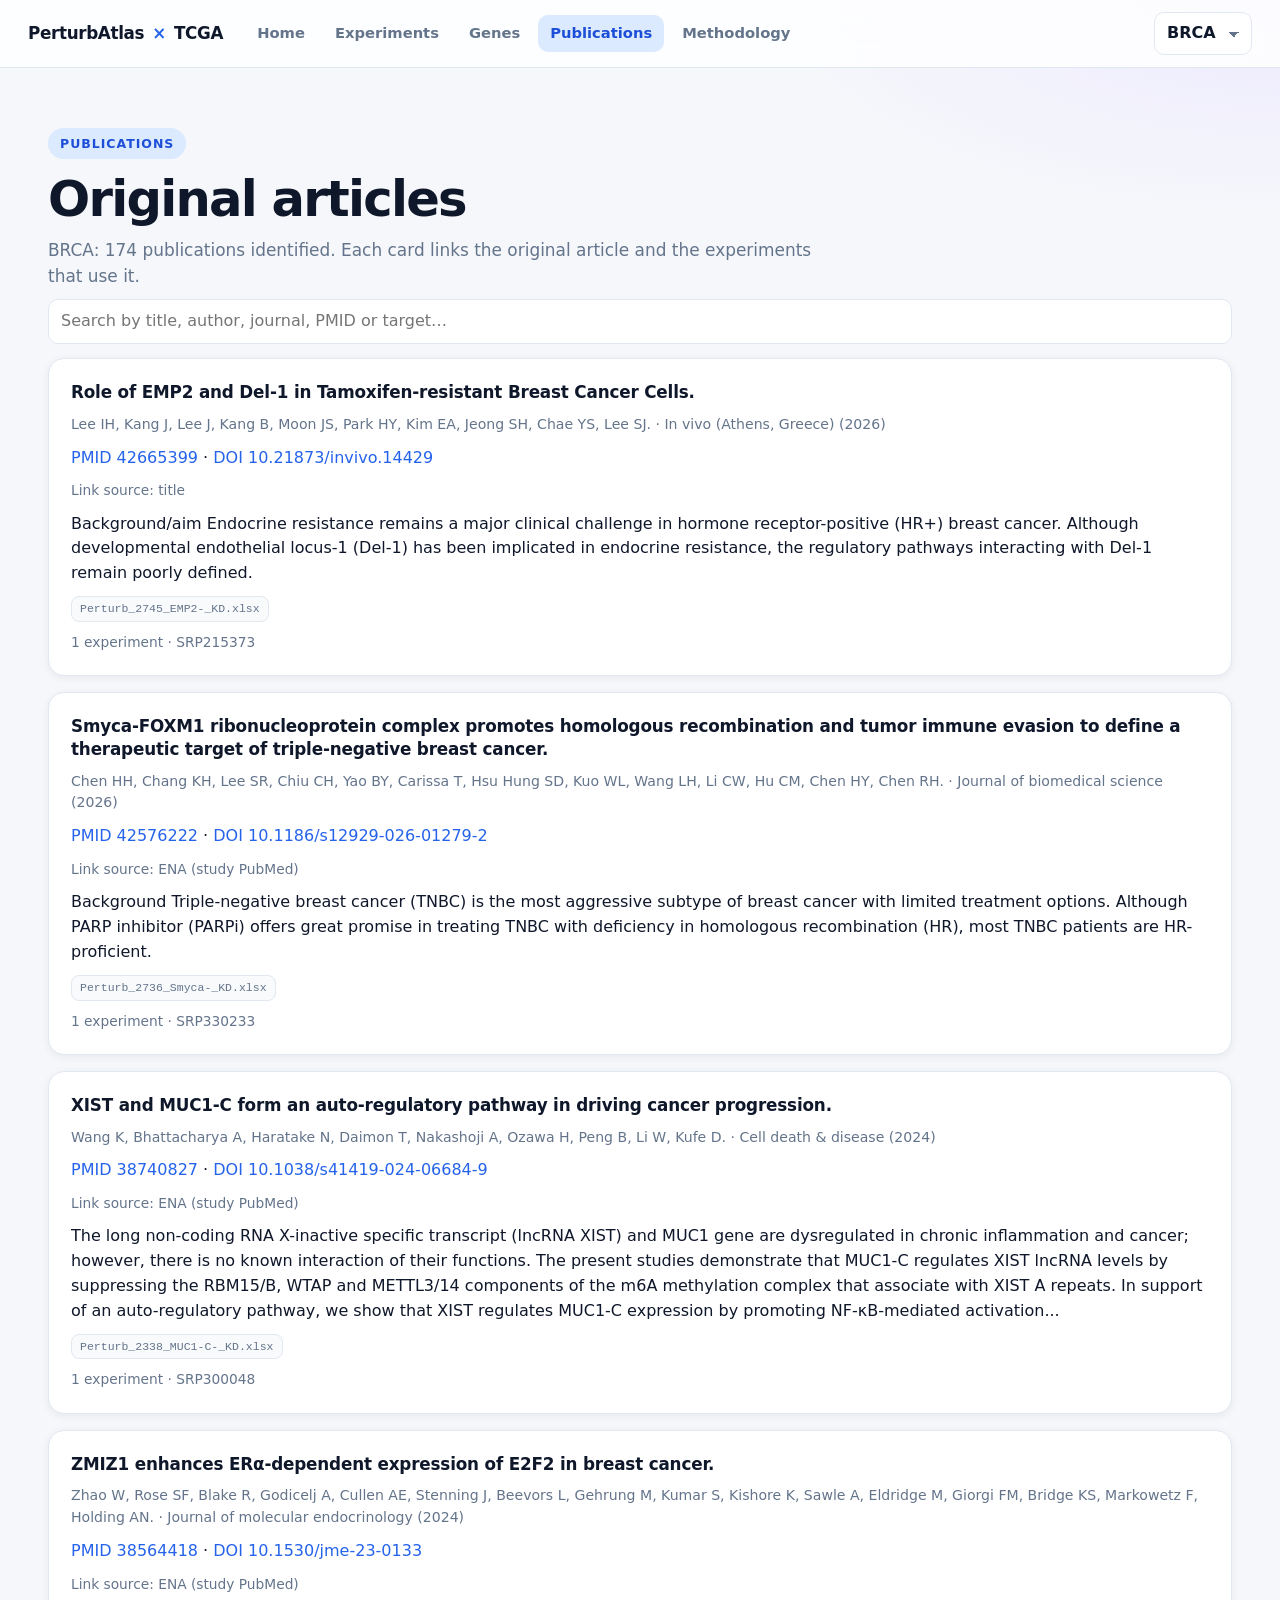
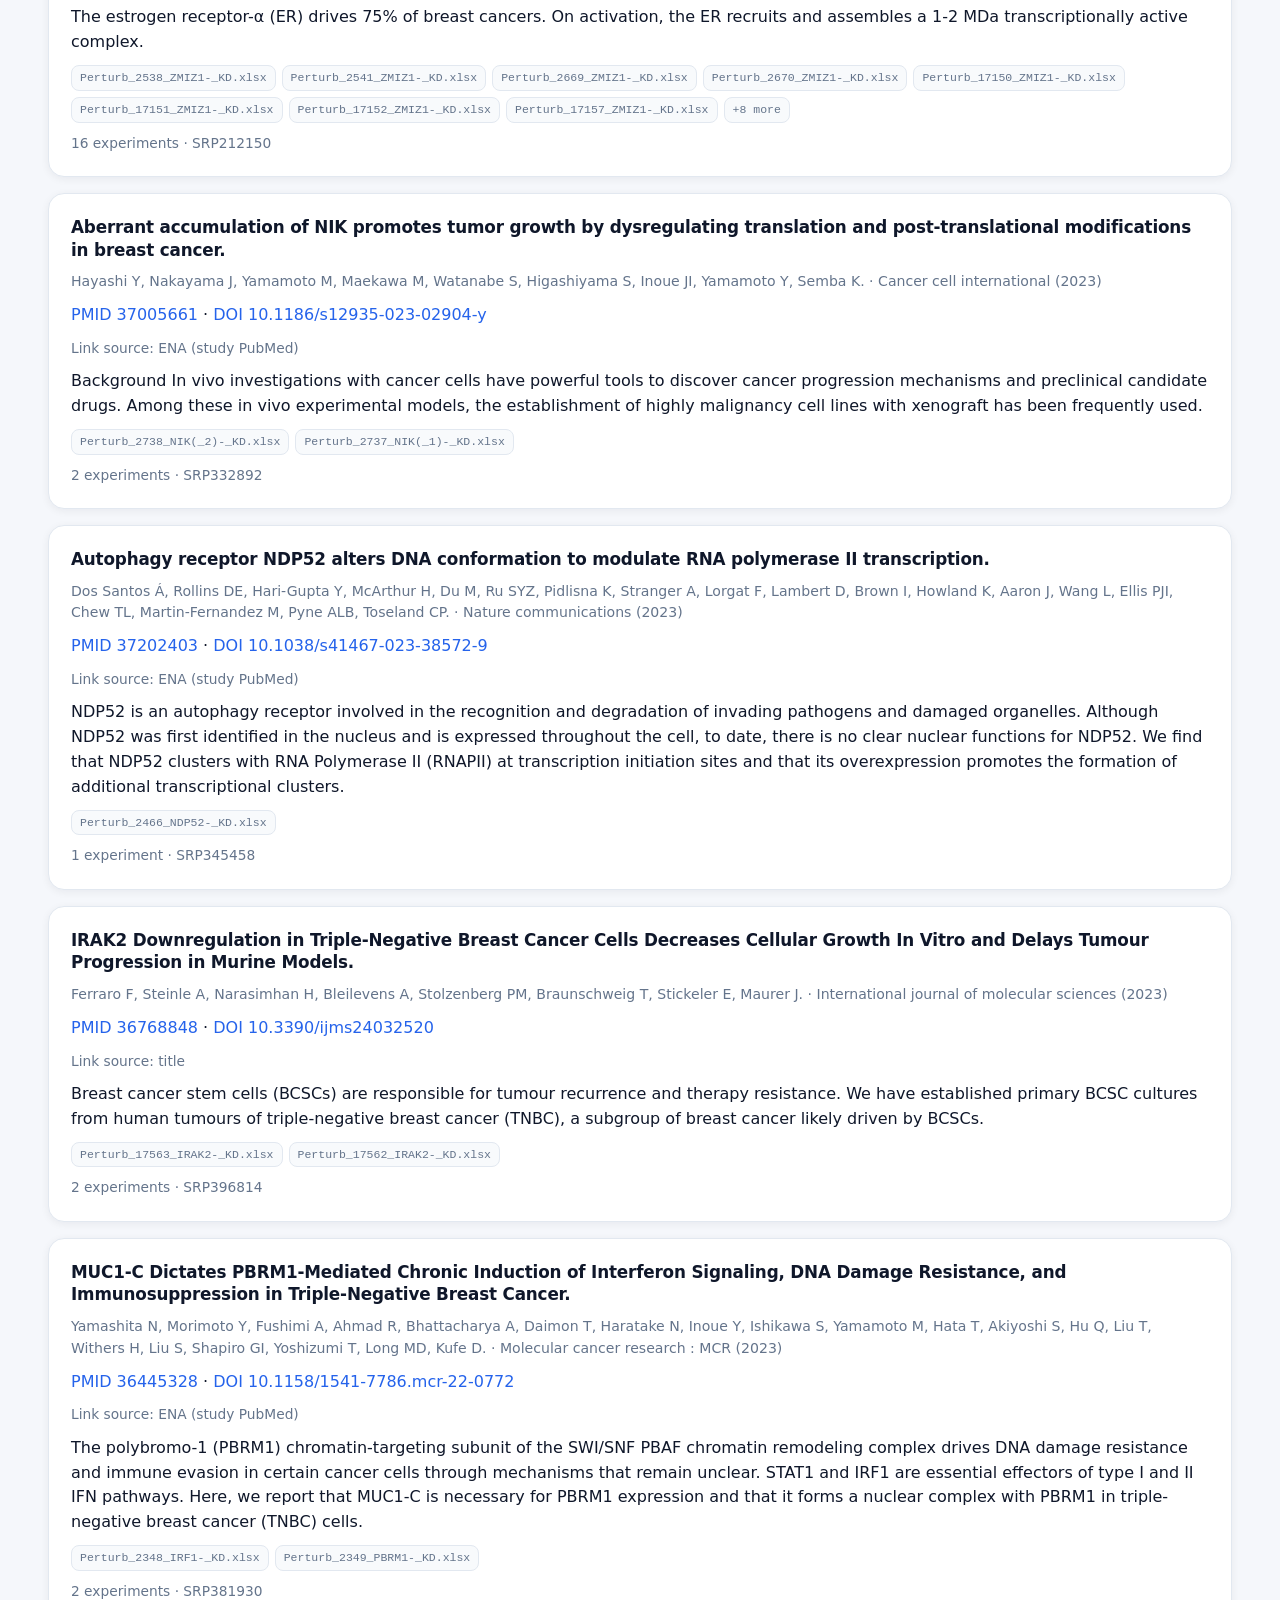
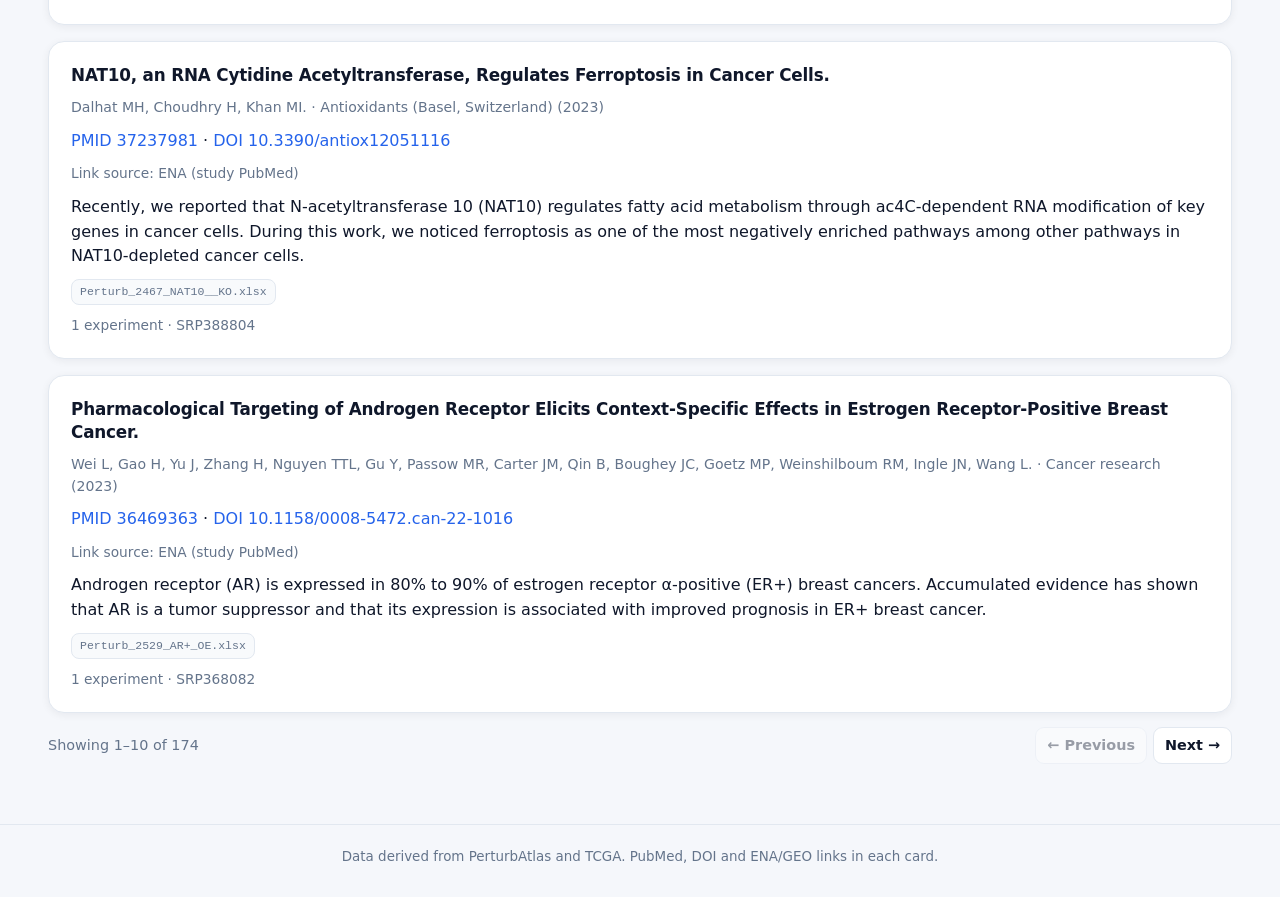
<file: papers.html>
<!doctype html>
<html lang="en">
<head>
  <meta charset="utf-8">
  <meta name="viewport" content="width=device-width, initial-scale=1">
  <title>Publications · PerturbAtlas × TCGA</title>
  <link rel="stylesheet" href="assets/style.css">
  <link rel="icon" href="assets/favicon.svg" type="image/svg+xml">
</head>
<body data-page="papers">
  <header class="topbar">
    <a class="brand" href="index.html">PerturbAtlas<span>×</span>TCGA</a>
    <nav class="nav">
      <a href="index.html" data-nav="home">Home</a>
      <a href="experiments.html" data-nav="experiments">Experiments</a>
      <a href="genes.html" data-nav="genes">Genes</a>
      <a href="papers.html" data-nav="papers">Publications</a>
      <a href="methodology.html" data-nav="methodology">Methodology</a>
    </nav>
    <div class="spacer"></div>
    <select class="select" id="cancer-select" aria-label="Select cancer"></select>
    <select class="select" id="lang-select" aria-label="Select language">
      <option value="en">EN</option>
      <option value="es">ES</option>
    </select>
  </header>

  <main>
    <section class="hero">
      <span class="eyebrow">Publications</span>
      <h1>Original articles</h1>
      <p class="lead" id="papers-lead">Each publication links the PerturbAtlas experiment to the article describing the data, with a brief summary.</p>
    </section>

    <div class="toolbar">
      <input id="paper-search" class="input" type="search" placeholder="Search by title, author, journal, PMID or target…" aria-label="Buscar publicación">
    </div>

    <div class="cards" id="paper-list"></div>
    <div class="pager">
      <span id="paper-page-info"></span>
      <span class="buttons">
        <button id="paper-prev" type="button">← Previous</button>
        <button id="paper-next" type="button">Next →</button>
      </span>
    </div>
  </main>

  <footer>
    Data derived from PerturbAtlas and TCGA. PubMed, DOI and ENA/GEO links in each card.
  </footer>

  <script src="assets/app.js"></script>
</body>
</html>
</file>
<file: assets/style.css>
:root {
  --bg: #f5f7fb;
  --surface: #ffffff;
  --surface-soft: #f8fafc;
  --text: #0f172a;
  --muted: #64748b;
  --border: #e2e8f0;
  --primary: #2563eb;
  --primary-dark: #1d4ed8;
  --primary-soft: #dbeafe;
  --t: #0284c7;
  --t-soft: #e0f2fe;
  --n: #d97706;
  --n-soft: #fef3c7;
  --nt: #7c3aed;
  --nt-soft: #ede9fe;
  --o: #64748b;
  --o-soft: #f1f5f9;
  --ok: #059669;
  --ok-soft: #d1fae5;
  --bad: #dc2626;
  --bad-soft: #fee2e2;
  --warn: #0ea5e9;
  --warn-soft: #e0f2fe;
  --shadow: 0 10px 30px rgba(15, 23, 42, .08);
  --shadow-sm: 0 2px 8px rgba(15, 23, 42, .06);
  --radius: 16px;
}

* { box-sizing: border-box; }

html { scroll-behavior: smooth; }

body {
  margin: 0;
  background:
    radial-gradient(1100px 420px at 10% -10%, #e0ecff 0%, transparent 60%),
    radial-gradient(900px 380px at 100% 0%, #ede9fe 0%, transparent 55%),
    var(--bg);
  color: var(--text);
  font-family: system-ui, -apple-system, "Segoe UI", Roboto, "Helvetica Neue", Arial, sans-serif;
  line-height: 1.55;
  -webkit-font-smoothing: antialiased;
}

a { color: var(--primary); text-decoration: none; }
a:hover { text-decoration: underline; }

.topbar {
  position: sticky;
  top: 0;
  z-index: 40;
  display: flex;
  align-items: center;
  gap: 22px;
  padding: 12px 28px;
  background: rgba(255, 255, 255, .82);
  backdrop-filter: saturate(160%) blur(14px);
  border-bottom: 1px solid var(--border);
}

.brand {
  display: flex;
  align-items: center;
  gap: 8px;
  font-weight: 800;
  letter-spacing: -.02em;
  font-size: 1.05rem;
  color: var(--text);
  white-space: nowrap;
}
.brand span { color: var(--primary); }

.nav {
  display: flex;
  gap: 6px;
  flex-wrap: wrap;
}
.nav a {
  color: var(--muted);
  font-weight: 600;
  font-size: .92rem;
  padding: 7px 12px;
  border-radius: 10px;
}
.nav a:hover { background: var(--surface-soft); color: var(--text); text-decoration: none; }
.nav a.active { background: var(--primary-soft); color: var(--primary-dark); }

.spacer { flex: 1; }

/* El selector de idioma está oculto; ?lang=es sigue disponible. */
#lang-select { display: none; }

.select {
  appearance: none;
  border: 1px solid var(--border);
  background: var(--surface);
  color: var(--text);
  font: inherit;
  font-weight: 600;
  padding: 8px 34px 8px 12px;
  border-radius: 10px;
  cursor: pointer;
  background-image: linear-gradient(45deg, transparent 50%, var(--muted) 50%),
                    linear-gradient(135deg, var(--muted) 50%, transparent 50%);
  background-position: calc(100% - 17px) 52%, calc(100% - 12px) 52%;
  background-size: 5px 5px, 5px 5px;
  background-repeat: no-repeat;
}

main { max-width: 1240px; margin: 0 auto; padding: 34px 28px 60px; }

.hero { padding: 26px 0 10px; }
.eyebrow {
  display: inline-flex;
  align-items: center;
  gap: 8px;
  font-size: .78rem;
  font-weight: 700;
  letter-spacing: .08em;
  text-transform: uppercase;
  color: var(--primary-dark);
  background: var(--primary-soft);
  padding: 6px 12px;
  border-radius: 999px;
}
h1 {
  margin: 14px 0 10px;
  font-size: clamp(2rem, 4.2vw, 3.1rem);
  line-height: 1.08;
  letter-spacing: -.035em;
}
.lead { max-width: 780px; color: var(--muted); font-size: 1.06rem; margin: 0; }

.kpis {
  display: grid;
  grid-template-columns: repeat(auto-fit, minmax(170px, 1fr));
  gap: 16px;
  margin: 28px 0 10px;
}
.kpi {
  background: var(--surface);
  border: 1px solid var(--border);
  border-radius: var(--radius);
  padding: 18px 20px;
  box-shadow: var(--shadow-sm);
}
.kpi .value { font-size: 2rem; font-weight: 800; letter-spacing: -.03em; line-height: 1.1; }
.kpi .label { color: var(--muted); font-size: .82rem; font-weight: 700; text-transform: uppercase; letter-spacing: .06em; margin-top: 6px; }

.section { margin-top: 34px; }
.section-head {
  display: flex;
  align-items: baseline;
  justify-content: space-between;
  gap: 16px;
  margin-bottom: 14px;
}
h2 { margin: 0; font-size: 1.35rem; letter-spacing: -.02em; }
.section-head .hint { color: var(--muted); font-size: .9rem; }

.card {
  background: var(--surface);
  border: 1px solid var(--border);
  border-radius: var(--radius);
  box-shadow: var(--shadow-sm);
  padding: 22px;
}

.grid-2 { display: grid; grid-template-columns: 1.15fr .85fr; gap: 18px; }
@media (max-width: 900px) { .grid-2 { grid-template-columns: 1fr; } }

.grid-3 { display: grid; grid-template-columns: repeat(3, 1fr); gap: 18px; }
@media (max-width: 900px) { .grid-3 { grid-template-columns: 1fr; } }
.grid-4 { display: grid; grid-template-columns: repeat(4, minmax(0, 1fr)); gap: 12px; }
@media (max-width: 900px) { .grid-4 { grid-template-columns: repeat(2, minmax(0, 1fr)); } }

.gene-type {
  display: inline-block;
  max-width: 170px;
  overflow: hidden;
  text-overflow: ellipsis;
  white-space: nowrap;
  vertical-align: bottom;
  font-family: ui-monospace, SFMono-Regular, Menlo, Consolas, monospace;
  font-size: .78rem;
}
.pct-active { color: var(--ok); font-weight: 700; }
.pct-near { color: var(--n); font-weight: 700; }

a.card { color: inherit; text-decoration: none; transition: border-color .15s, box-shadow .15s; }
a.card h2 { color: var(--primary); }
a.card:hover { border-color: #bfdbfe; box-shadow: var(--shadow); text-decoration: none; }

.bars { display: grid; gap: 14px; }
.bar-row { display: grid; grid-template-columns: 130px 1fr 54px; align-items: center; gap: 12px; }
.bar-track { display: block; height: 12px; border-radius: 999px; background: var(--surface-soft); overflow: hidden; }
.bar-fill { display: block; height: 100%; border-radius: 999px; }
.bar-row .num { text-align: right; font-variant-numeric: tabular-nums; color: var(--muted); font-weight: 700; }

.table-wrap {
  background: var(--surface);
  border: 1px solid var(--border);
  border-radius: var(--radius);
  box-shadow: var(--shadow-sm);
  overflow: auto;
}
table { width: 100%; border-collapse: collapse; font-size: .9rem; }
thead th {
  position: sticky;
  top: 0;
  z-index: 2;
  background: var(--surface-soft);
  color: var(--muted);
  font-size: .74rem;
  text-transform: uppercase;
  letter-spacing: .06em;
  text-align: left;
  padding: 12px 14px;
  border-bottom: 1px solid var(--border);
  white-space: nowrap;
}
tbody td { padding: 11px 14px; border-bottom: 1px solid var(--border); vertical-align: top; }
tbody tr:hover { background: #fbfdff; }
tbody tr:last-child td { border-bottom: 0; }
td.num, th.num { text-align: right; font-variant-numeric: tabular-nums; }
.mono { font-family: ui-monospace, SFMono-Regular, Menlo, Consolas, monospace; font-size: .82em; }

.filename {
  display: inline-block;
  max-width: 220px;
  overflow: hidden;
  text-overflow: ellipsis;
  white-space: nowrap;
  vertical-align: bottom;
}
.cell-line { display: inline-block; max-width: 185px; }
.table-wrap table { font-size: .86rem; }
.table-wrap tbody td { padding: 10px 12px; }
.table-wrap thead th { padding: 11px 12px; }

.badge {
  display: inline-flex;
  align-items: center;
  gap: 6px;
  padding: 3px 9px;
  border-radius: 999px;
  font-size: .74rem;
  font-weight: 700;
  white-space: nowrap;
}
.badge.T { background: var(--t-soft); color: var(--t); }
.badge.N { background: var(--n-soft); color: var(--n); }
.badge.NT { background: var(--nt-soft); color: var(--nt); }
.badge.O { background: var(--o-soft); color: var(--o); }
.badge.Multi { background: var(--o-soft); color: var(--o); }
.badge.Sin { background: var(--o-soft); color: var(--o); }
.badge.activado { background: var(--ok-soft); color: var(--ok); }
.badge.desactivado { background: var(--bad-soft); color: var(--bad); }
.badge.sin_cambio { background: var(--o-soft); color: var(--o); }
.badge.sin_transicion_valida { background: var(--warn-soft); color: var(--warn); }
.badge.ausente { background: var(--o-soft); color: var(--o); }
.badge.paper { background: var(--primary-soft); color: var(--primary-dark); }
.badge.muted { background: var(--o-soft); color: var(--o); }

.toolbar {
  display: flex;
  flex-wrap: wrap;
  gap: 10px;
  align-items: center;
  margin-bottom: 14px;
}
.input, .btn {
  font: inherit;
  border: 1px solid var(--border);
  background: var(--surface);
  color: var(--text);
  padding: 9px 12px;
  border-radius: 10px;
}
.input { min-width: 240px; flex: 1 1 260px; }
.input:focus, .select:focus, .btn:focus { outline: 2px solid var(--primary-soft); border-color: var(--primary); }
.btn { cursor: pointer; font-weight: 700; }
.btn:hover { background: var(--surface-soft); }
.btn.primary { background: var(--primary); border-color: var(--primary); color: #fff; }
.btn.primary:hover { background: var(--primary-dark); }
.check { display: inline-flex; align-items: center; gap: 7px; color: var(--muted); font-weight: 600; font-size: .9rem; cursor: pointer; }
.check input { accent-color: var(--primary); width: 16px; height: 16px; }

.pager { display: flex; align-items: center; justify-content: space-between; gap: 12px; margin-top: 14px; color: var(--muted); font-size: .9rem; }
.pager .buttons { display: flex; gap: 6px; }
.pager button {
  border: 1px solid var(--border);
  background: var(--surface);
  color: var(--text);
  border-radius: 9px;
  padding: 6px 11px;
  cursor: pointer;
  font: inherit;
  font-weight: 700;
}
.pager button:disabled { opacity: .4; cursor: default; }

.cards { display: grid; gap: 16px; }
.paper-card { display: grid; gap: 10px; }
.paper-card h3 { margin: 0; font-size: 1.05rem; line-height: 1.35; letter-spacing: -.01em; }
.meta { color: var(--muted); font-size: .88rem; }
.chips { display: flex; flex-wrap: wrap; gap: 6px; }
.chip {
  font-family: ui-monospace, SFMono-Regular, Menlo, Consolas, monospace;
  font-size: .72rem;
  background: var(--surface-soft);
  border: 1px solid var(--border);
  color: var(--muted);
  border-radius: 8px;
  padding: 3px 8px;
}

dialog {
  width: min(980px, calc(100vw - 32px));
  max-height: calc(100vh - 48px);
  border: 0;
  border-radius: 20px;
  padding: 0;
  box-shadow: 0 30px 80px rgba(15, 23, 42, .28);
  color: var(--text);
}
dialog::backdrop { background: rgba(15, 23, 42, .42); backdrop-filter: blur(3px); }
.dialog-head {
  display: flex;
  align-items: flex-start;
  gap: 16px;
  padding: 22px 24px 14px;
  border-bottom: 1px solid var(--border);
}
.dialog-head h3 { margin: 0; font-size: 1.25rem; letter-spacing: -.02em; }
.dialog-body { padding: 20px 24px 26px; overflow: auto; max-height: calc(100vh - 190px); }
.icon-btn {
  margin-left: auto;
  border: 1px solid var(--border);
  background: var(--surface);
  border-radius: 10px;
  width: 36px; height: 36px;
  cursor: pointer;
  font-size: 1.1rem;
  line-height: 1;
  color: var(--muted);
}

.detail-grid { display: grid; grid-template-columns: repeat(auto-fit, minmax(180px, 1fr)); gap: 12px; }
.detail {
  background: var(--surface-soft);
  border: 1px solid var(--border);
  border-radius: 12px;
  padding: 12px 14px;
}
.detail .k { color: var(--muted); font-size: .72rem; font-weight: 700; text-transform: uppercase; letter-spacing: .06em; }
.detail .v { font-weight: 700; margin-top: 2px; word-break: break-word; }

.subhead { font-size: .78rem; font-weight: 800; text-transform: uppercase; letter-spacing: .07em; color: var(--muted); margin: 22px 0 8px; }

.note { color: var(--muted); font-size: .86rem; }
.empty { color: var(--muted); text-align: center; padding: 26px; }

.summary-card { box-shadow: none; }
.summary-text { margin: 0 0 10px; line-height: 1.55; }
.summary-row { display: flex; align-items: baseline; flex-wrap: wrap; gap: 8px; margin: 8px 0 2px; }
.summary-label { font-weight: 600; font-size: .9rem; color: #334155; }
.summary-row .note { font-size: .8rem; }
.summary-note { margin: 10px 0 0; font-size: .78rem; color: #64748b; line-height: 1.45; }

footer {
  border-top: 1px solid var(--border);
  color: var(--muted);
  font-size: .84rem;
  padding: 22px 28px 30px;
  text-align: center;
}

@media (max-width: 720px) {
  .topbar { flex-wrap: wrap; padding: 10px 16px; gap: 10px; }
  main { padding: 22px 16px 46px; }
  .nav { order: 3; width: 100%; }
  .bar-row { grid-template-columns: 70px 1fr 44px; }
}
</file>
